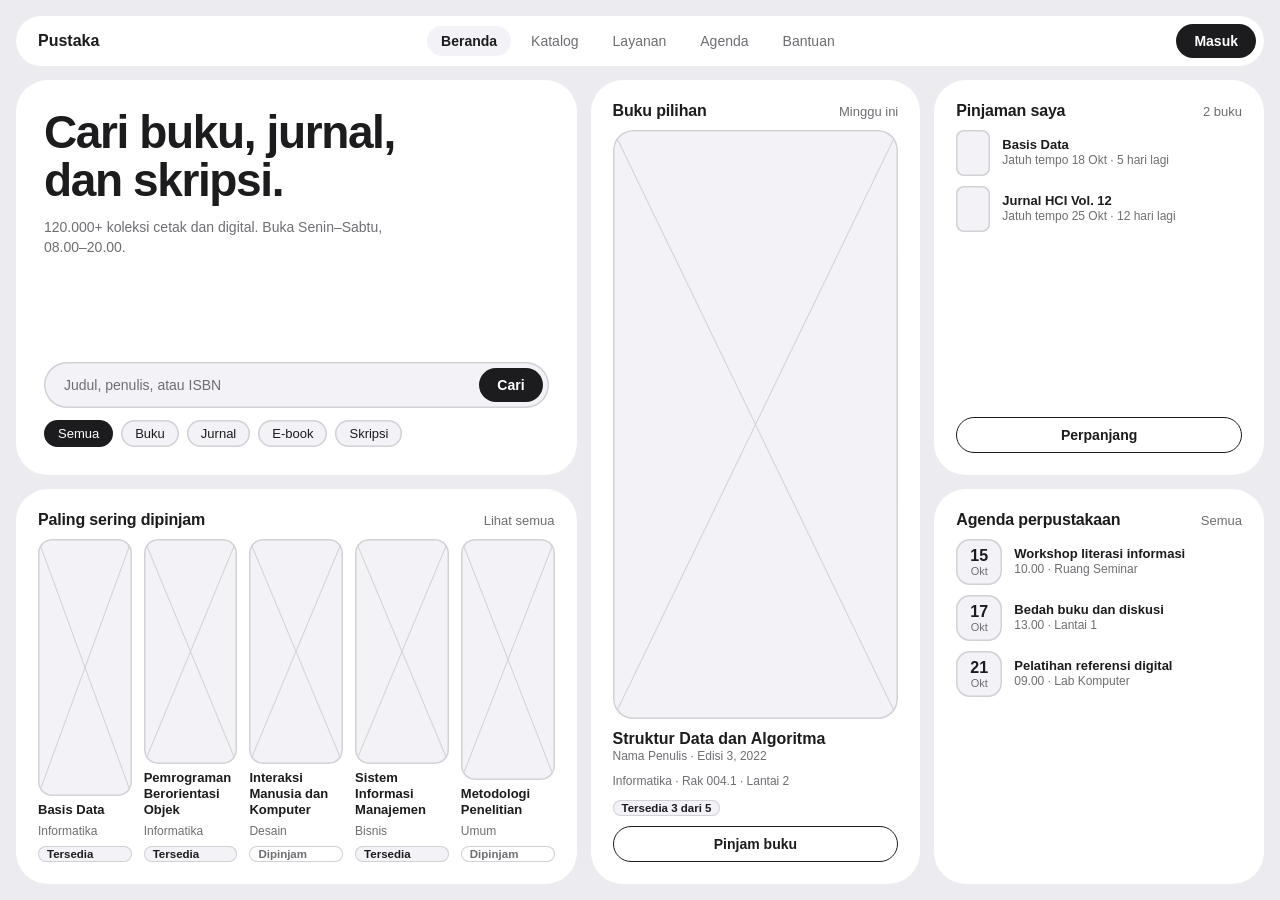
<file: index.html>
<!DOCTYPE html>
<html lang="id">
<head>
<meta charset="UTF-8">
<meta name="viewport" content="width=device-width, initial-scale=1, viewport-fit=cover">
<title>Wireframe Perpustakaan</title>
<link rel="stylesheet" href="style.css">

</head>
<body>

  <nav>
    Pustaka
    <div class="links"><span class="on">Beranda</span><span>Katalog</span><span>Layanan</span><span>Agenda</span><span>Bantuan</span></div>
    <div class="btn">Masuk</div>
  </nav>

  <main class="bento">

    <!-- Hero -->
    <section class="card hero">
      <div style="display:flex;flex-direction:column;gap:12px">
        <h1>Cari buku, jurnal, dan skripsi.</h1>
        <p class="sub">120.000+ koleksi cetak dan digital. Buka Senin–Sabtu, 08.00–20.00.</p>
      </div>
      <div style="display:flex;flex-direction:column;gap:12px">
        <div class="search"><span>Judul, penulis, atau ISBN</span><div class="btn">Cari</div></div>
        <div class="chips"><span class="chip on">Semua</span><span class="chip">Buku</span><span class="chip">Jurnal</span><span class="chip">E-book</span><span class="chip">Skripsi</span></div>
      </div>
    </section>

    <!-- Buku pilihan -->
    <section class="card feat">
      <div class="head"><h2>Buku pilihan</h2><a>Minggu ini</a></div>
      <div class="ph"></div>
      <div>
        <div class="t" style="font-size:16px">Struktur Data dan Algoritma</div>
        <div class="m">Nama Penulis · Edisi 3, 2022</div>
      </div>
      <div class="m">Informatika · Rak 004.1 · Lantai 2</div>
      <div style="display:flex;align-items:center;gap:10px"><span class="ok">Tersedia 3 dari 5</span></div>
      <div class="btn line">Pinjam buku</div>
    </section>

    <!-- Populer -->
    <section class="card pop">
      <div class="head"><h2>Paling sering dipinjam</h2><a>Lihat semua</a></div>
      <div class="shelf">
        <div><div class="ph"></div><div class="t">Basis Data</div><div class="m">Informatika</div><span class="ok">Tersedia</span></div>
        <div><div class="ph"></div><div class="t">Pemrograman Berorientasi Objek</div><div class="m">Informatika</div><span class="ok">Tersedia</span></div>
        <div><div class="ph"></div><div class="t">Interaksi Manusia dan Komputer</div><div class="m">Desain</div><span class="ok no">Dipinjam</span></div>
        <div><div class="ph"></div><div class="t">Sistem Informasi Manajemen</div><div class="m">Bisnis</div><span class="ok">Tersedia</span></div>
        <div><div class="ph"></div><div class="t">Metodologi Penelitian</div><div class="m">Umum</div><span class="ok no">Dipinjam</span></div>
      </div>
    </section>

    <!-- Pinjaman -->
    <section class="card loan">
      <div class="head"><h2>Pinjaman saya</h2><a>2 buku</a></div>
      <div class="list">
        <div class="item"><div class="cov"></div><div><div class="t">Basis Data</div><div class="m">Jatuh tempo 18 Okt · 5 hari lagi</div></div></div>
        <div class="item"><div class="cov"></div><div><div class="t">Jurnal HCI Vol. 12</div><div class="m">Jatuh tempo 25 Okt · 12 hari lagi</div></div></div>
      </div>
      <div class="btn line sp">Perpanjang</div>
    </section>

    <!-- Agenda -->
    <section class="card agenda">
      <div class="head"><h2>Agenda perpustakaan</h2><a>Semua</a></div>
      <div class="list">
        <div class="item"><div class="dot"><b>15</b>Okt</div><div><div class="t">Workshop literasi informasi</div><div class="m">10.00 · Ruang Seminar</div></div></div>
        <div class="item"><div class="dot"><b>17</b>Okt</div><div><div class="t">Bedah buku dan diskusi</div><div class="m">13.00 · Lantai 1</div></div></div>
        <div class="item"><div class="dot"><b>21</b>Okt</div><div><div class="t">Pelatihan referensi digital</div><div class="m">09.00 · Lab Komputer</div></div></div>
      </div>
    </section>

  </main>
</body>
</html>
</file>
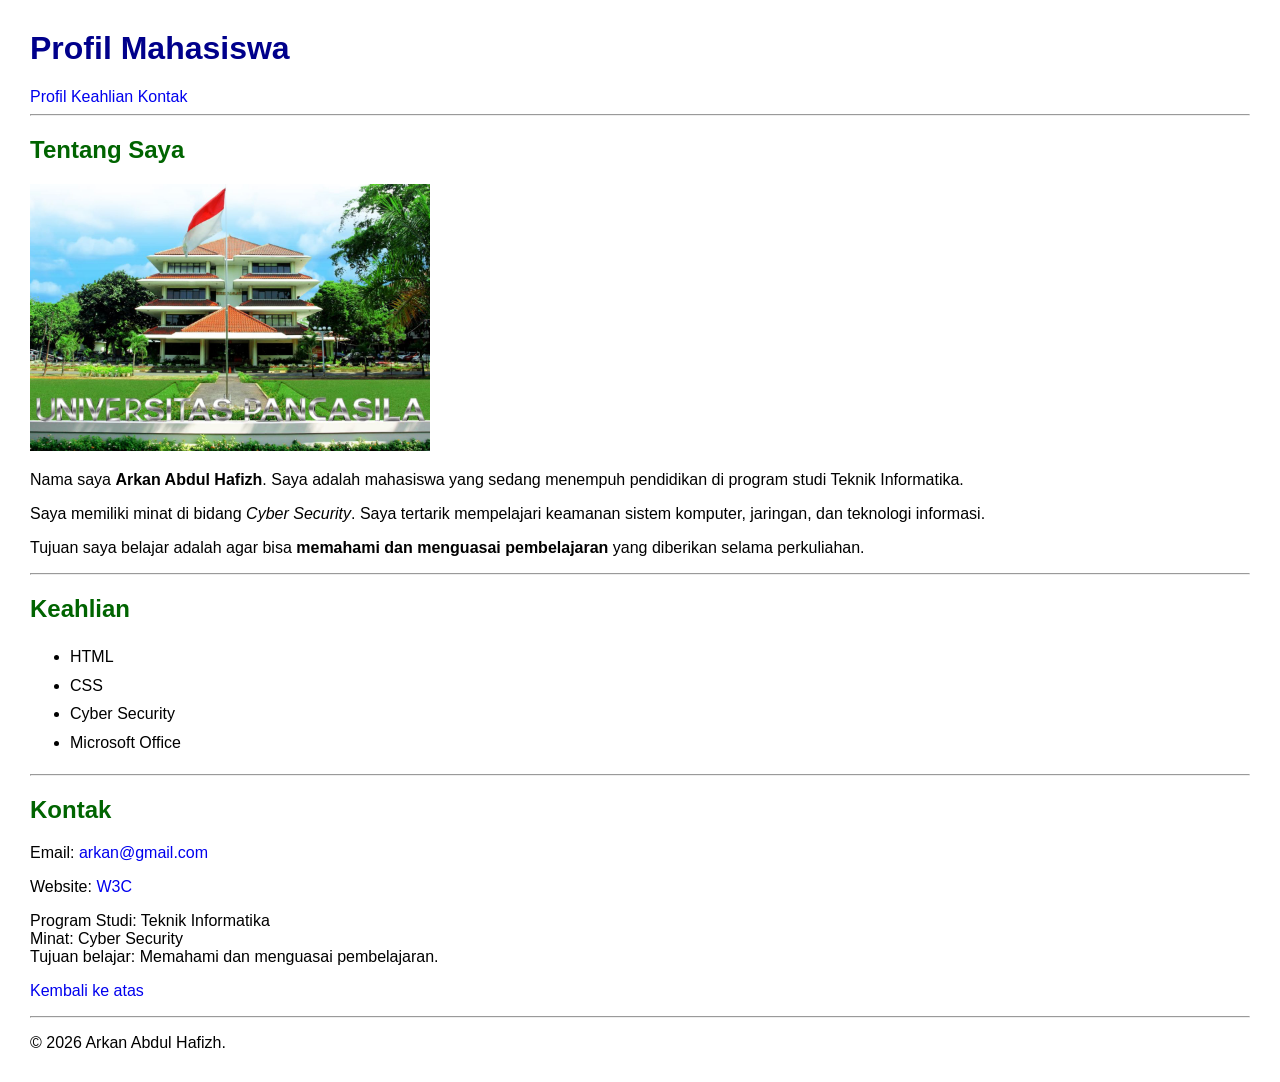
<file: Prak1/index.html>
<!DOCTYPE html>
<html lang="id">

<head>
    <meta charset="UTF-8">
    <meta name="viewport" content="width=device-width, initial-scale=1.0">

    <title>Profil Mahasiswa</title>

    <link rel="stylesheet" href="css/style.css">
</head>

<body>

    <!-- Bagian judul halaman -->
    <header id="beranda">

        <h1>Profil Mahasiswa</h1>

        <nav>
            <a href="#profil">Profil</a>
            <a href="#keahlian">Keahlian</a>
            <a href="#kontak">Kontak</a>
        </nav>

    </header>

    <hr>

    <!-- Bagian profil -->
    <section id="profil">

        <h2>Tentang Saya</h2>

        <img
            src="images/profil.jpg"
            alt="Foto profil mahasiswa"
            width="400"
            title="Foto Profil Mahasiswa">

        <p>Nama saya <strong>Arkan Abdul Hafizh</strong>.
            Saya adalah mahasiswa yang sedang menempuh pendidikan
            di program studi Teknik Informatika.</p>
            

        <p>Saya memiliki minat di bidang <em>Cyber Security</em>.
            Saya tertarik mempelajari keamanan sistem komputer,
            jaringan, dan teknologi informasi.</p>
            

        <p> Tujuan saya belajar adalah agar bisa
            <strong>memahami dan menguasai pembelajaran</strong>
            yang diberikan selama perkuliahan.</p>
           

    </section>

    <hr>

    <!-- Daftar keahlian -->
    <section id="keahlian">

        <h2>Keahlian</h2>

        <ul class="daftar-keahlian">
            <li>HTML</li>
            <li>CSS</li>
            <li>Cyber Security</li>
            <li>Microsoft Office</li></ul>

    </section>

    <hr>

    <!-- Bagian kontak -->
    <section id="kontak">

        <h2>Kontak</h2>

        <p>
            Email:
            <a href="mailto:arkan@gmail.com">
                arkan@gmail.com
            </a>
        </p>

        <p>
            Website:
            <a
                href="https://www.w3.org/"
                target="_blank"
                title="Kunjungi website W3C"
            >
                W3C
            </a>
        </p>

        <p>
            Program Studi: Teknik Informatika<br>
            Minat: Cyber Security<br>
            Tujuan belajar: Memahami dan menguasai pembelajaran.
        </p>

        <p>
            <a href="#beranda">
                Kembali ke atas
            </a>
        </p>

    </section>

    <hr>

    <!-- Bagian hak cipta -->
    <footer>

        <p>
            &copy; 2026 Arkan Abdul Hafizh.
        </p>

    </footer>

</body>

</html>
</file>
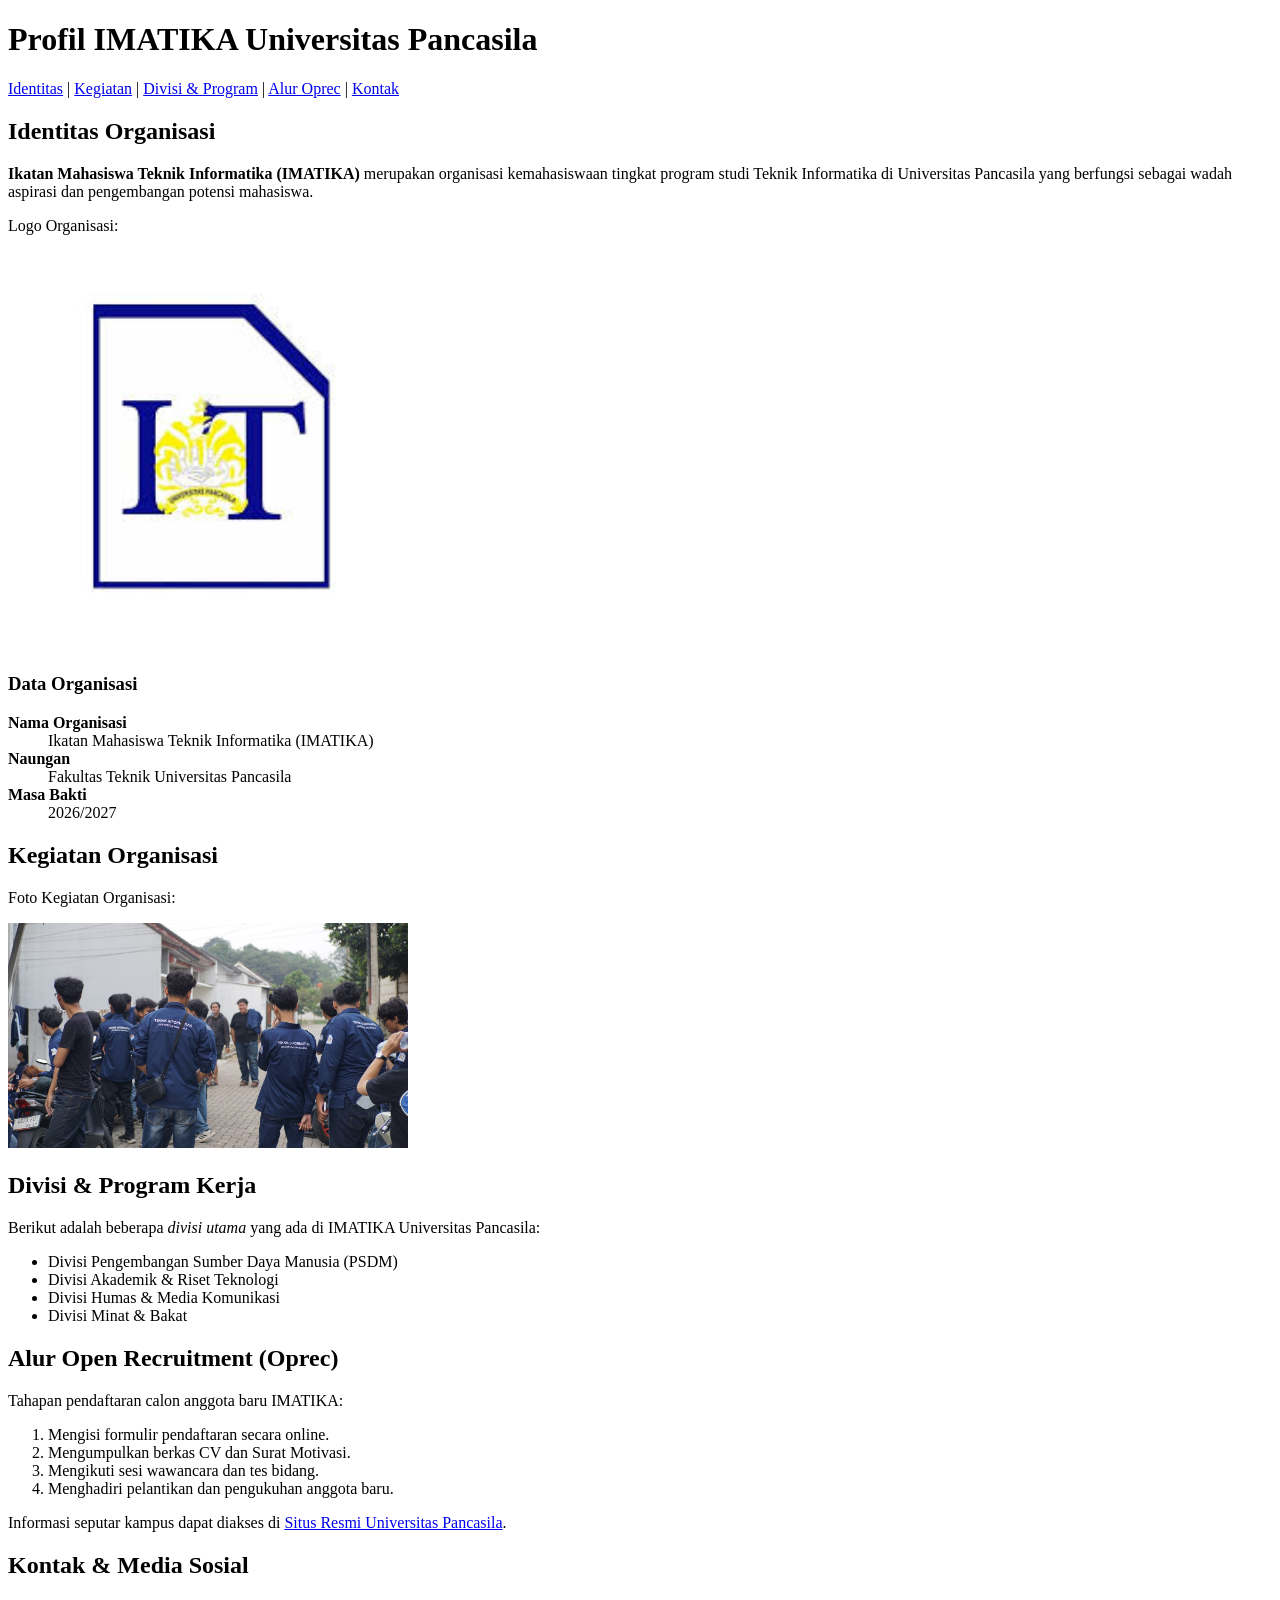
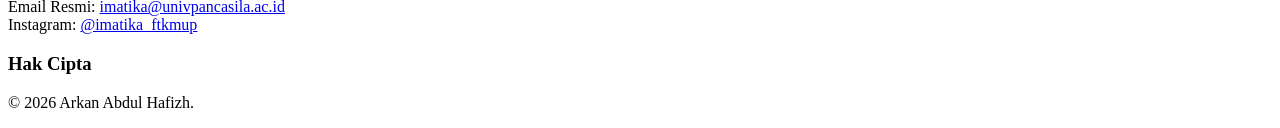
<file: Prak2/index.html>
<!DOCTYPE html>
<html lang="id">
<head>
    <meta charset="UTF-8">
    <meta name="viewport" content="width=device-width, initial-scale=1.0">
    <title>Profil IMATIKA Universitas Pancasila</title>
</head>
<body>

    <h1>Profil IMATIKA Universitas Pancasila</h1>

    <p>
        <a href="#identitas">Identitas</a> | 
        <a href="#kegiatan">Kegiatan</a> | 
        <a href="#divisi">Divisi &amp; Program</a> | 
        <a href="#pendaftaran">Alur Oprec</a> | 
        <a href="#kontak">Kontak</a>
    </p>

    <h2 id="identitas">Identitas Organisasi</h2>
    <p><strong>Ikatan Mahasiswa Teknik Informatika (IMATIKA)</strong> merupakan organisasi kemahasiswaan tingkat program studi Teknik Informatika di Universitas Pancasila yang berfungsi sebagai wadah aspirasi dan pengembangan potensi mahasiswa.</p>

    <p>Logo Organisasi:</p>
    <img src="images/logo-imatika.jpeg" alt="Logo Ikatan Mahasiswa Teknik Informatika Universitas Pancasila" width="400">

    <h3>Data Organisasi</h3>
    <dl>
        <dt><strong>Nama Organisasi</strong></dt>
        <dd>Ikatan Mahasiswa Teknik Informatika (IMATIKA)</dd>
        <dt><strong>Naungan</strong></dt>
        <dd>Fakultas Teknik Universitas Pancasila</dd>
        <dt><strong>Masa Bakti</strong></dt>
        <dd>2026/2027</dd>
    </dl>

    <h2 id="kegiatan">Kegiatan Organisasi</h2>
    <p>Foto Kegiatan Organisasi:</p>
    <img src="images/kegiatan-imatika.jpeg" alt="Suasana kegiatan rapat anggota IMATIKA Universitas Pancasila" width="400">

    <h2 id="divisi">Divisi &amp; Program Kerja</h2>
    <p>Berikut adalah beberapa <em>divisi utama</em> yang ada di IMATIKA Universitas Pancasila:</p>

    <ul>
        <li>Divisi Pengembangan Sumber Daya Manusia (PSDM)</li>
        <li>Divisi Akademik &amp; Riset Teknologi</li>
        <li>Divisi Humas &amp; Media Komunikasi</li>
        <li>Divisi Minat &amp; Bakat</li>
    </ul>

    <h2 id="pendaftaran">Alur Open Recruitment (Oprec)</h2>
    <p>Tahapan pendaftaran calon anggota baru IMATIKA:</p>

    <ol>
        <li>Mengisi formulir pendaftaran secara online.</li>
        <li>Mengumpulkan berkas CV dan Surat Motivasi.</li>
        <li>Mengikuti sesi wawancara dan tes bidang.</li>
        <li>Menghadiri pelantikan dan pengukuhan anggota baru.</li>
    </ol>

    <p>Informasi seputar kampus dapat diakses di <a href="https://univpancasila.ac.id" target="_blank" rel="noopener noreferrer">Situs Resmi Universitas Pancasila</a>.</p>

    <h2 id="kontak">Kontak &amp; Media Sosial</h2>
    <p>
        Email Resmi: <a href="mailto:imatika@univpancasila.ac.id">imatika@univpancasila.ac.id</a><br>
        Instagram: <a href="https://instagram.com/imatika_ftkmup" target="_blank" rel="noopener noreferrer">@imatika_ftkmup</a>
    </p>

    <h3>Hak Cipta</h3>
    <p>&copy; 2026 Arkan Abdul Hafizh.</p>

</body>
</html>
</file>
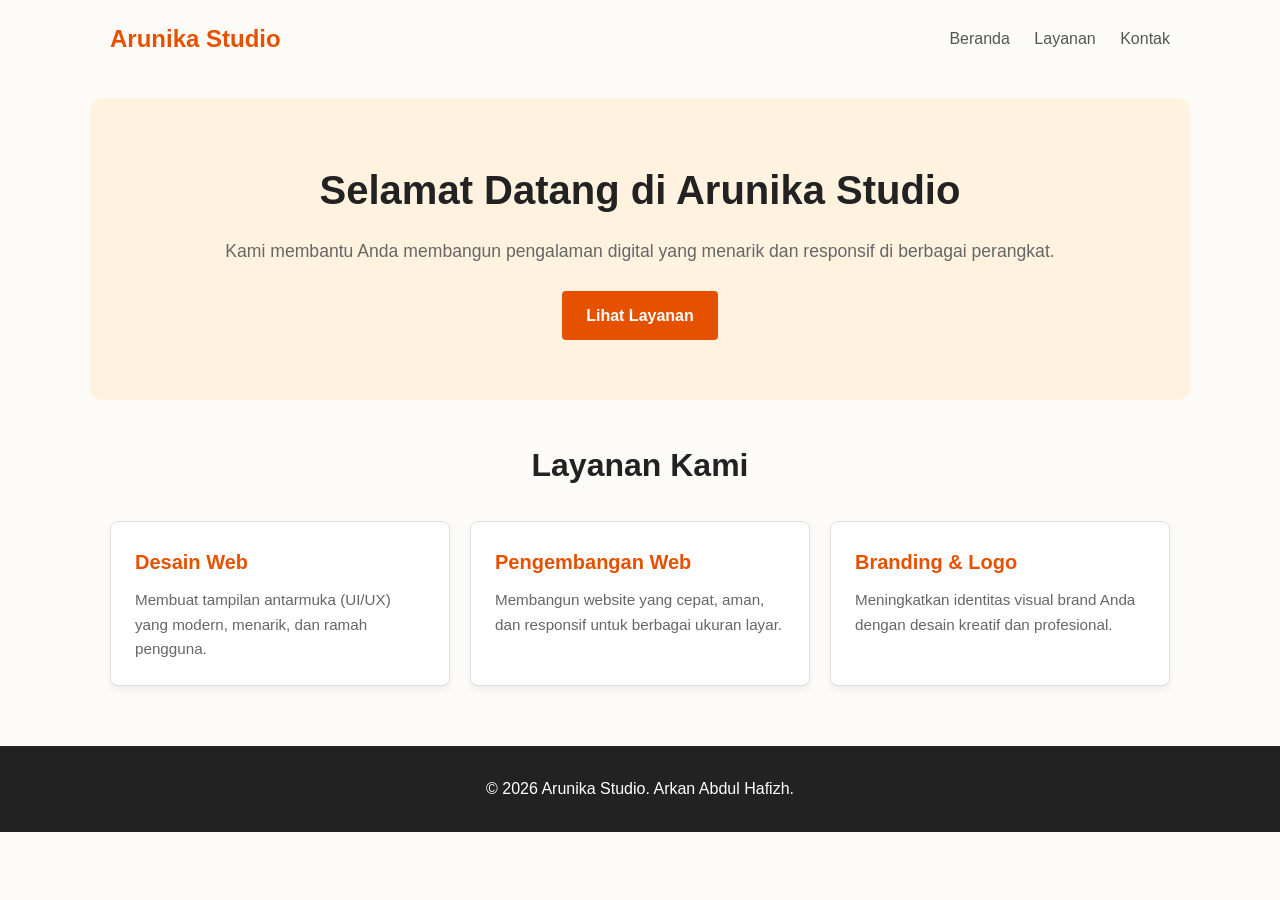
<file: Prak4/index.html>
<!DOCTYPE html>
<html lang="id">
<head>
    <meta charset="UTF-8">
    <meta name="viewport" content="width=device-width, initial-scale=1.0">
    <title>Arunika Studio - Landing Page</title>
    <!-- Menghubungkan file CSS eksternal -->
    <link rel="stylesheet" href="style.css">
</head>
<body>

    <!-- Header / Navigasi -->
    <header class="header container">
        <div class="logo">Arunika Studio</div>
        <nav class="nav">
            <a href="#hero">Beranda</a>
            <a href="#services">Layanan</a>
            <a href="#footer">Kontak</a>
        </nav>
    </header>

    <!-- Hero Section -->
    <section id="hero" class="hero container">
        <div class="hero-content">
            <h1 class="title">Selamat Datang di Arunika Studio</h1>
            <p class="subtitle">Kami membantu Anda membangun pengalaman digital yang menarik dan responsif di berbagai perangkat.</p>
            <a href="#services" class="btn btn-primary">Lihat Layanan</a>
        </div>
    </section>

    <!-- Layanan Section (3 Card Layout) -->
    <section id="services" class="services container">
        <h2 class="section-title text-center">Layanan Kami</h2>
        
        <div class="card-grid">
            <!-- Card 1 -->
            <div class="card card-custom">
                <h3 class="card-title">Desain Web</h3>
                <p class="card-text">Membuat tampilan antarmuka (UI/UX) yang modern, menarik, dan ramah pengguna.</p>
            </div>

            <!-- Card 2 -->
            <div class="card card-custom">
                <h3 class="card-title">Pengembangan Web</h3>
                <p class="card-text">Membangun website yang cepat, aman, dan responsif untuk berbagai ukuran layar.</p>
            </div>

            <!-- Card 3 -->
            <div class="card card-custom">
                <h3 class="card-title">Branding & Logo</h3>
                <p class="card-text">Meningkatkan identitas visual brand Anda dengan desain kreatif dan profesional.</p>
            </div>
        </div>
    </section>

    <!-- Footer -->
    <footer id="footer" class="footer text-center">
        <div class="container">
            <p>&copy; 2026 Arunika Studio. Arkan Abdul Hafizh.</p>
        </div>
    </footer>

</body>
</html>
</file>
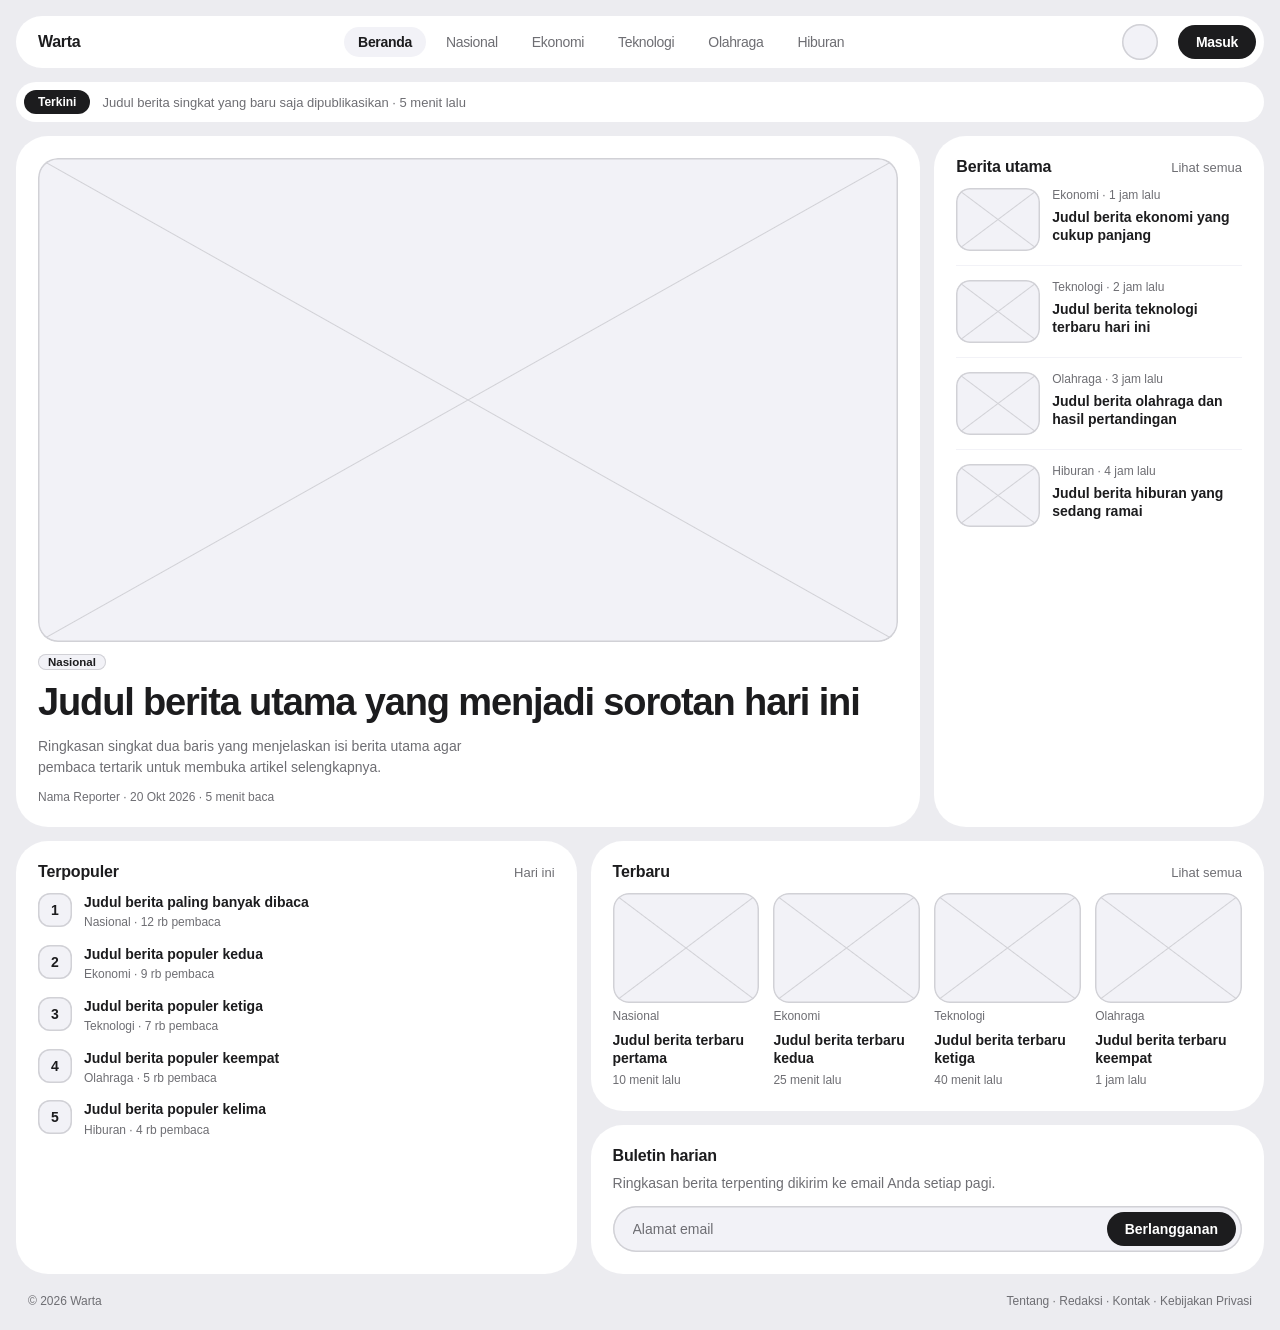
<file: Prak5/index.html>
<!doctype html>
<html lang="id">
  <head>
    <meta charset="UTF-8" />
    <meta
      name="viewport"
      content="width=device-width, initial-scale=1, viewport-fit=cover"
    />
    <title>Wireframe Portal Berita</title>
    <link rel="stylesheet" href="style.css" />
  </head>
  <body>
    <nav>
      Warta
      <div class="links">
        <span class="on">Beranda</span><span>Nasional</span
        ><span>Ekonomi</span><span>Teknologi</span><span>Olahraga</span
        ><span>Hiburan</span>
      </div>
      <div class="icon"></div>
      <div class="btn">Masuk</div>
    </nav>

    <!-- Kategori (mobile / tablet) -->
    <div class="cats">
      <span class="chip on">Beranda</span><span class="chip">Nasional</span
      ><span class="chip">Ekonomi</span><span class="chip">Teknologi</span
      ><span class="chip">Olahraga</span><span class="chip">Hiburan</span
      ><span class="chip">Opini</span>
    </div>

    <div class="ticker">
      <div class="btn">Terkini</div>
      <span>Judul berita singkat yang baru saja dipublikasikan · 5 menit lalu</span>
    </div>

    <main class="bento">
      <!-- Headline -->
      <section class="card hero">
        <div class="ph wide"></div>
        <span class="tag">Nasional</span>
        <h1>Judul berita utama yang menjadi sorotan hari ini</h1>
        <p class="sub">
          Ringkasan singkat dua baris yang menjelaskan isi berita utama agar
          pembaca tertarik untuk membuka artikel selengkapnya.
        </p>
        <div class="m">Nama Reporter · 20 Okt 2026 · 5 menit baca</div>
      </section>

      <!-- Berita utama -->
      <section class="card feat">
        <div class="head">
          <h2>Berita utama</h2>
          <a>Lihat semua</a>
        </div>
        <div class="list">
          <div class="item">
            <div class="ph thumb"></div>
            <div>
              <span class="m">Ekonomi · 1 jam lalu</span>
              <div class="t">Judul berita ekonomi yang cukup panjang</div>
            </div>
          </div>
          <div class="divider"></div>
          <div class="item">
            <div class="ph thumb"></div>
            <div>
              <span class="m">Teknologi · 2 jam lalu</span>
              <div class="t">Judul berita teknologi terbaru hari ini</div>
            </div>
          </div>
          <div class="divider"></div>
          <div class="item">
            <div class="ph thumb"></div>
            <div>
              <span class="m">Olahraga · 3 jam lalu</span>
              <div class="t">Judul berita olahraga dan hasil pertandingan</div>
            </div>
          </div>
          <div class="divider"></div>
          <div class="item">
            <div class="ph thumb"></div>
            <div>
              <span class="m">Hiburan · 4 jam lalu</span>
              <div class="t">Judul berita hiburan yang sedang ramai</div>
            </div>
          </div>
        </div>
      </section>

      <!-- Terpopuler -->
      <section class="card pop">
        <div class="head">
          <h2>Terpopuler</h2>
          <a>Hari ini</a>
        </div>
        <div class="list">
          <div class="item">
            <div class="rank">1</div>
            <div>
              <div class="t">Judul berita paling banyak dibaca</div>
              <div class="m">Nasional · 12 rb pembaca</div>
            </div>
          </div>
          <div class="item">
            <div class="rank">2</div>
            <div>
              <div class="t">Judul berita populer kedua</div>
              <div class="m">Ekonomi · 9 rb pembaca</div>
            </div>
          </div>
          <div class="item">
            <div class="rank">3</div>
            <div>
              <div class="t">Judul berita populer ketiga</div>
              <div class="m">Teknologi · 7 rb pembaca</div>
            </div>
          </div>
          <div class="item">
            <div class="rank">4</div>
            <div>
              <div class="t">Judul berita populer keempat</div>
              <div class="m">Olahraga · 5 rb pembaca</div>
            </div>
          </div>
          <div class="item">
            <div class="rank">5</div>
            <div>
              <div class="t">Judul berita populer kelima</div>
              <div class="m">Hiburan · 4 rb pembaca</div>
            </div>
          </div>
        </div>
      </section>

      <!-- Terbaru -->
      <section class="card latest">
        <div class="head">
          <h2>Terbaru</h2>
          <a>Lihat semua</a>
        </div>
        <div class="grid4">
          <div>
            <div class="ph"></div>
            <span class="m">Nasional</span>
            <div class="t">Judul berita terbaru pertama</div>
            <div class="m">10 menit lalu</div>
          </div>
          <div>
            <div class="ph"></div>
            <span class="m">Ekonomi</span>
            <div class="t">Judul berita terbaru kedua</div>
            <div class="m">25 menit lalu</div>
          </div>
          <div>
            <div class="ph"></div>
            <span class="m">Teknologi</span>
            <div class="t">Judul berita terbaru ketiga</div>
            <div class="m">40 menit lalu</div>
          </div>
          <div>
            <div class="ph"></div>
            <span class="m">Olahraga</span>
            <div class="t">Judul berita terbaru keempat</div>
            <div class="m">1 jam lalu</div>
          </div>
        </div>
      </section>

      <!-- Newsletter -->
      <section class="card news">
        <div style="display: flex; flex-direction: column; gap: 8px">
          <h2>Buletin harian</h2>
          <p class="sub">
            Ringkasan berita terpenting dikirim ke email Anda setiap pagi.
          </p>
        </div>
        <div class="field">
          <span>Alamat email</span>
          <div class="btn">Berlangganan</div>
        </div>
      </section>
    </main>

    <footer>
      <span>© 2026 Warta</span>
      <span>Tentang · Redaksi · Kontak · Kebijakan Privasi</span>
    </footer>
  </body>
</html>
</file>
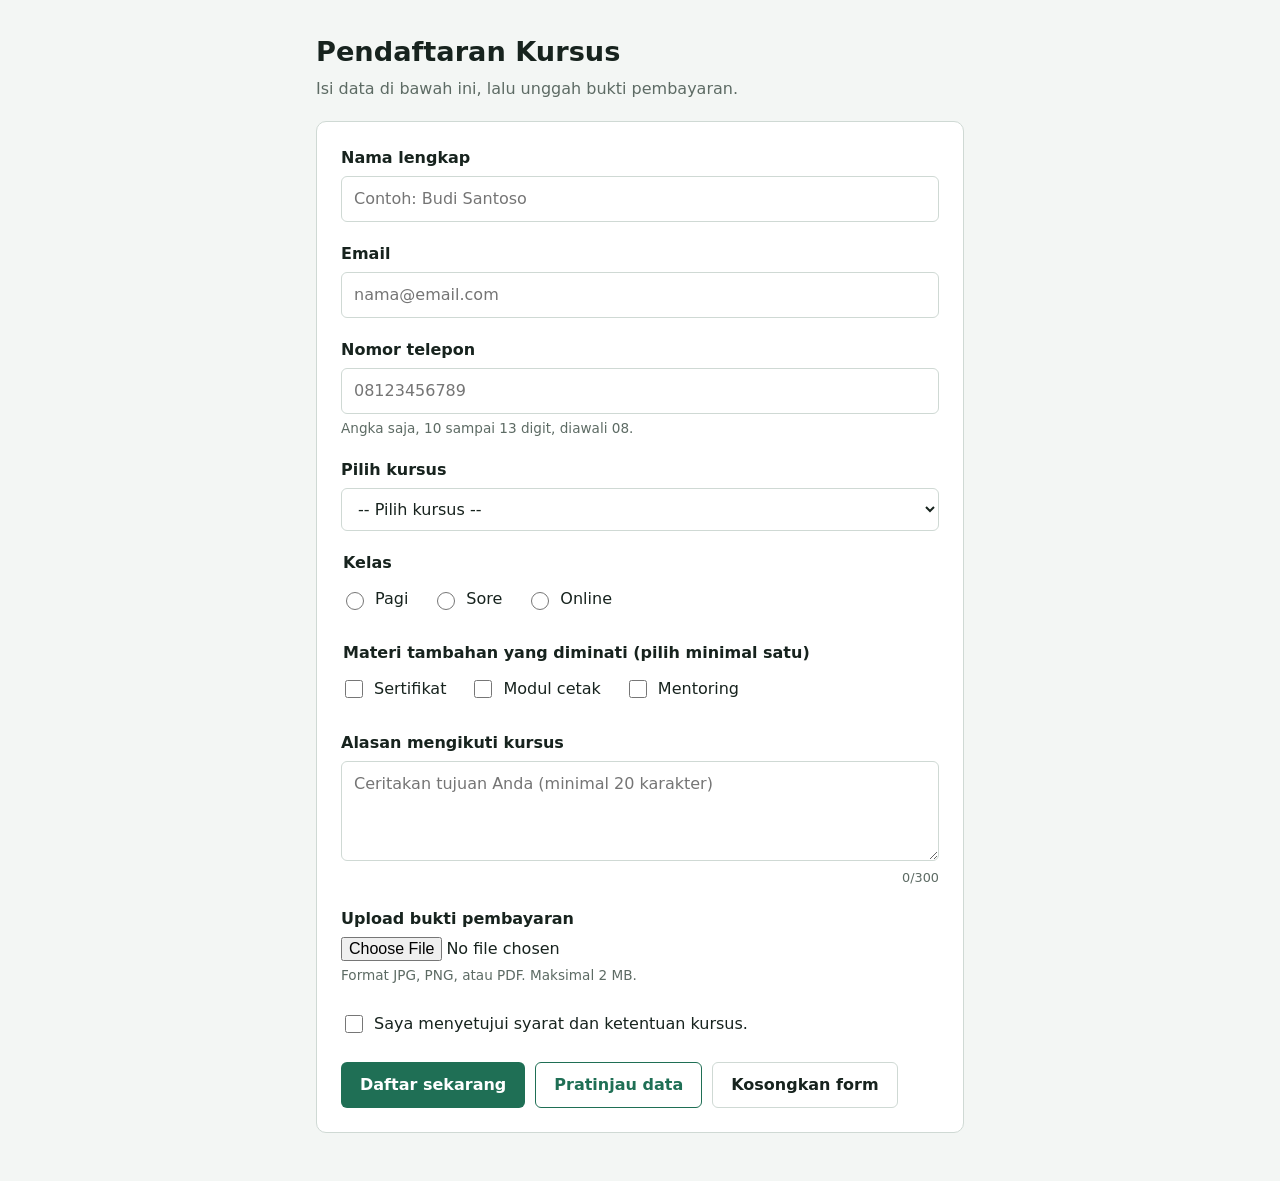
<file: Prak8/index.html>
<!DOCTYPE html>
<html lang="id">
<head>
<meta charset="UTF-8">
<meta name="viewport" content="width=device-width, initial-scale=1">
<title>Form Pendaftaran Kursus</title>
<style>
:root {
  --bg: #f3f6f4;
  --surface: #ffffff;
  --ink: #17231e;
  --muted: #5d6b64;
  --line: #cfd9d4;
  --accent: #1f6f55;
  --accent-dark: #17543f;
  --error: #b3261e;
  --error-bg: #fdecea;
  --ok-bg: #e6f4ee;
}
* { box-sizing: border-box; }
body {
  margin: 0;
  font-family: "Segoe UI", system-ui, -apple-system, Arial, sans-serif;
  background: var(--bg);
  color: var(--ink);
  line-height: 1.5;
}
.wrap { max-width: 680px; margin: 0 auto; padding: 24px 16px 48px; }
h1 { font-size: 1.7rem; margin: 8px 0 4px; }
.lead { color: var(--muted); margin: 0 0 20px; }
form {
  background: var(--surface);
  border: 1px solid var(--line);
  border-radius: 10px;
  padding: 24px;
}
.field { margin-bottom: 20px; }
label, legend { font-weight: 600; display: block; margin-bottom: 6px; }
fieldset { border: 0; padding: 0; margin: 0 0 20px; }
.hint { font-size: .85rem; color: var(--muted); margin-top: 4px; }
input[type="text"], input[type="email"], input[type="tel"], select, textarea {
  width: 100%;
  padding: 10px 12px;
  font: inherit;
  border: 1px solid var(--line);
  border-radius: 6px;
  background: #fff;
  color: var(--ink);
}
input[type="file"] { width: 100%; font: inherit; }
textarea { min-height: 100px; resize: vertical; }
:focus-visible { outline: 3px solid #7bbfa5; outline-offset: 2px; }
.choice { display: flex; align-items: center; gap: 8px; margin: 6px 0; font-weight: 400; }
.choice input { width: 18px; height: 18px; accent-color: var(--accent); }
.group { display: flex; flex-wrap: wrap; gap: 4px 24px; }
.error-msg { color: var(--error); font-size: .85rem; margin-top: 4px; min-height: 0; }
.invalid { border-color: var(--error) !important; background: var(--error-bg); }
.counter { text-align: right; font-size: .8rem; color: var(--muted); }
.actions { display: flex; flex-wrap: wrap; gap: 10px; margin-top: 8px; }
button {
  font: inherit; font-weight: 600; cursor: pointer;
  padding: 10px 18px; border-radius: 6px; border: 1px solid transparent;
}
.btn-submit { background: var(--accent); color: #fff; }
.btn-submit:hover { background: var(--accent-dark); }
.btn-reset { background: #fff; color: var(--ink); border-color: var(--line); }
.btn-reset:hover { background: #eef2f0; }
.btn-preview { background: #fff; color: var(--accent); border-color: var(--accent); }
.btn-preview:hover { background: var(--ok-bg); }
#summary { margin-bottom: 16px; padding: 12px 16px; border-radius: 6px; display: none; }
#summary.show { display: block; }
#summary.err { background: var(--error-bg); color: var(--error); border: 1px solid var(--error); }
#summary.ok { background: var(--ok-bg); color: var(--accent-dark); border: 1px solid var(--accent); }
#summary ul { margin: 6px 0 0 18px; padding: 0; }
#preview { margin-top: 16px; padding: 14px 16px; background: #fff; border: 1px dashed var(--accent); border-radius: 6px; display: none; }
#preview.show { display: block; }
#preview dt { font-weight: 600; }
#preview dd { margin: 0 0 8px; }
@media (max-width: 480px) {
  form { padding: 16px; }
  .actions button { width: 100%; }
}

</style>
</head>
<body>
<main class="wrap">
  <h1>Pendaftaran Kursus</h1>
  <p class="lead">Isi data di bawah ini, lalu unggah bukti pembayaran.</p>

  <div id="summary" role="alert" aria-live="polite"></div>

  <form id="formDaftar" novalidate>
    <div class="field">
      <label for="nama">Nama lengkap</label>
      <input type="text" id="nama" name="nama" autocomplete="name" placeholder="Contoh: Budi Santoso">
      <div class="error-msg" id="err-nama"></div>
    </div>

    <div class="field">
      <label for="email">Email</label>
      <input type="email" id="email" name="email" autocomplete="email" placeholder="nama@email.com">
      <div class="error-msg" id="err-email"></div>
    </div>

    <div class="field">
      <label for="telepon">Nomor telepon</label>
      <input type="tel" id="telepon" name="telepon" autocomplete="tel" placeholder="08123456789">
      <div class="hint">Angka saja, 10 sampai 13 digit, diawali 08.</div>
      <div class="error-msg" id="err-telepon"></div>
    </div>

    <div class="field">
      <label for="kursus">Pilih kursus</label>
      <select id="kursus" name="kursus">
        <option value="">-- Pilih kursus --</option>
        <option value="web">Desain Web</option>
        <option value="uiux">UI/UX Design</option>
        <option value="python">Pemrograman Python</option>
        <option value="data">Analisis Data</option>
      </select>
      <div class="error-msg" id="err-kursus"></div>
    </div>

    <fieldset>
      <legend>Kelas</legend>
      <div class="group" id="grp-kelas">
        <label class="choice"><input type="radio" name="kelas" value="Pagi"> Pagi</label>
        <label class="choice"><input type="radio" name="kelas" value="Sore"> Sore</label>
        <label class="choice"><input type="radio" name="kelas" value="Online"> Online</label>
      </div>
      <div class="error-msg" id="err-kelas"></div>
    </fieldset>

    <fieldset>
      <legend>Materi tambahan yang diminati (pilih minimal satu)</legend>
      <div class="group" id="grp-materi">
        <label class="choice"><input type="checkbox" name="materi" value="Sertifikat"> Sertifikat</label>
        <label class="choice"><input type="checkbox" name="materi" value="Modul cetak"> Modul cetak</label>
        <label class="choice"><input type="checkbox" name="materi" value="Mentoring"> Mentoring</label>
      </div>
      <div class="error-msg" id="err-materi"></div>
    </fieldset>

    <div class="field">
      <label for="alasan">Alasan mengikuti kursus</label>
      <textarea id="alasan" name="alasan" maxlength="300" placeholder="Ceritakan tujuan Anda (minimal 20 karakter)"></textarea>
      <div class="counter"><span id="hitung">0</span>/300</div>
      <div class="error-msg" id="err-alasan"></div>
    </div>

    <div class="field">
      <label for="bukti">Upload bukti pembayaran</label>
      <input type="file" id="bukti" name="bukti" accept=".jpg,.jpeg,.png,.pdf">
      <div class="hint">Format JPG, PNG, atau PDF. Maksimal 2 MB.</div>
      <div class="error-msg" id="err-bukti"></div>
    </div>

    <fieldset>
      <label class="choice"><input type="checkbox" id="setuju" name="setuju"> Saya menyetujui syarat dan ketentuan kursus.</label>
      <div class="error-msg" id="err-setuju"></div>
    </fieldset>

    <div class="actions">
      <button type="submit" class="btn-submit">Daftar sekarang</button>
      <button type="button" class="btn-preview" id="btnPreview">Pratinjau data</button>
      <button type="reset" class="btn-reset">Kosongkan form</button>
    </div>

    <div id="preview"></div>
  </form>
</main>

<script>
const form = document.getElementById('formDaftar');
const summary = document.getElementById('summary');
const preview = document.getElementById('preview');
const alasan = document.getElementById('alasan');
const hitung = document.getElementById('hitung');

const MAX_FILE = 2 * 1024 * 1024; // 2 MB
const EXT_OK = ['jpg', 'jpeg', 'png', 'pdf'];

alasan.addEventListener('input', () => { hitung.textContent = alasan.value.length; });

// Setiap fungsi mengembalikan pesan error, atau '' jika valid
const aturan = {
  nama() {
    const v = form.nama.value.trim();
    if (!v) return 'Nama wajib diisi.';
    if (v.length < 3) return 'Nama minimal 3 karakter.';
    if (!/^[A-Za-z\s.'-]+$/.test(v)) return 'Nama hanya boleh berisi huruf dan spasi.';
    return '';
  },
  email() {
    const v = form.email.value.trim();
    if (!v) return 'Email wajib diisi.';
    if (!/^[^\s@]+@[^\s@]+\.[^\s@]{2,}$/.test(v)) return 'Format email tidak valid, contoh: nama@email.com.';
    return '';
  },
  telepon() {
    const v = form.telepon.value.trim();
    if (!v) return 'Nomor telepon wajib diisi.';
    if (!/^\d+$/.test(v)) return 'Nomor telepon hanya boleh berisi angka.';
    if (!/^08\d{8,11}$/.test(v)) return 'Nomor harus diawali 08 dan 10 sampai 13 digit.';
    return '';
  },
  kursus() {
    return form.kursus.value ? '' : 'Pilih salah satu kursus.';
  },
  kelas() {
    return form.querySelector('input[name="kelas"]:checked') ? '' : 'Pilih salah satu kelas.';
  },
  materi() {
    return form.querySelectorAll('input[name="materi"]:checked').length ? '' : 'Pilih minimal satu materi tambahan.';
  },
  alasan() {
    const v = form.alasan.value.trim();
    if (!v) return 'Alasan wajib diisi.';
    if (v.length < 20) return 'Alasan minimal 20 karakter (saat ini ' + v.length + ').';
    return '';
  },
  bukti() {
    const f = form.bukti.files[0];
    if (!f) return 'Bukti pembayaran wajib diunggah.';
    const ext = f.name.split('.').pop().toLowerCase();
    if (!EXT_OK.includes(ext)) return 'Format file harus JPG, PNG, atau PDF.';
    if (f.size > MAX_FILE) return 'Ukuran file maksimal 2 MB.';
    return '';
  },
  setuju() {
    return form.setuju.checked ? '' : 'Anda harus menyetujui syarat dan ketentuan.';
  }
};

const label = {
  nama: 'Nama', email: 'Email', telepon: 'Telepon', kursus: 'Kursus', kelas: 'Kelas',
  materi: 'Materi tambahan', alasan: 'Alasan', bukti: 'Bukti pembayaran', setuju: 'Persetujuan'
};

function tampilError(nama, pesan) {
  document.getElementById('err-' + nama).textContent = pesan;
  const el = form.elements[nama];
  const target = (el && el.length === undefined) ? el : null; // radio/checkbox group tidak diberi border
  if (target) target.classList.toggle('invalid', !!pesan);
  if (target) target.setAttribute('aria-invalid', pesan ? 'true' : 'false');
}

function validasiSemua() {
  const daftar = [];
  Object.keys(aturan).forEach(k => {
    const pesan = aturan[k]();
    tampilError(k, pesan);
    if (pesan) daftar.push({ field: k, pesan });
  });
  return daftar;
}

function tampilRingkasan(daftar) {
  if (daftar.length === 0) {
    summary.className = 'show ok';
    summary.textContent = 'Pendaftaran berhasil. Data Anda sudah memenuhi semua aturan validasi.';
    return;
  }
  summary.className = 'show err';
  summary.innerHTML = '<strong>' + daftar.length + ' isian perlu diperbaiki:</strong><ul>' +
    daftar.map(d => '<li>' + label[d.field] + ': ' + d.pesan + '</li>').join('') + '</ul>';
}

form.addEventListener('submit', e => {
  e.preventDefault();
  preview.classList.remove('show');
  const daftar = validasiSemua();
  tampilRingkasan(daftar);
  window.scrollTo({ top: 0, behavior: 'smooth' });
  if (daftar.length) {
    const pertama = form.elements[daftar[0].field];
    if (pertama && pertama.focus && pertama.length === undefined) pertama.focus();
  }
  // Jika valid, data akan dikirim ke server (fetch/POST). Server tetap harus memvalidasi ulang.
});

// Validasi saat pindah kolom (blur) agar pengguna langsung tahu kesalahannya
['nama', 'email', 'telepon', 'kursus', 'alasan', 'bukti'].forEach(k => {
  form.elements[k].addEventListener('blur', () => tampilError(k, aturan[k]()));
});
form.querySelectorAll('input[name="kelas"]').forEach(r => r.addEventListener('change', () => tampilError('kelas', aturan.kelas())));
form.querySelectorAll('input[name="materi"]').forEach(c => c.addEventListener('change', () => tampilError('materi', aturan.materi())));
form.setuju.addEventListener('change', () => tampilError('setuju', aturan.setuju()));

document.getElementById('btnPreview').addEventListener('click', () => {
  const materi = [...form.querySelectorAll('input[name="materi"]:checked')].map(c => c.value).join(', ') || '-';
  const kelas = (form.querySelector('input[name="kelas"]:checked') || {}).value || '-';
  const f = form.bukti.files[0];
  const esc = s => String(s).replace(/[&<>"']/g, c => ({ '&': '&amp;', '<': '&lt;', '>': '&gt;', '"': '&quot;', "'": '&#39;' }[c]));
  preview.innerHTML = '<dl>' +
    '<dt>Nama</dt><dd>' + esc(form.nama.value || '-') + '</dd>' +
    '<dt>Email</dt><dd>' + esc(form.email.value || '-') + '</dd>' +
    '<dt>Telepon</dt><dd>' + esc(form.telepon.value || '-') + '</dd>' +
    '<dt>Kursus</dt><dd>' + esc(form.kursus.selectedOptions[0].text) + '</dd>' +
    '<dt>Kelas</dt><dd>' + esc(kelas) + '</dd>' +
    '<dt>Materi tambahan</dt><dd>' + esc(materi) + '</dd>' +
    '<dt>Alasan</dt><dd>' + esc(form.alasan.value || '-') + '</dd>' +
    '<dt>Bukti pembayaran</dt><dd>' + (f ? esc(f.name) : '-') + '</dd></dl>';
  preview.classList.add('show');
});

form.addEventListener('reset', () => {
  setTimeout(() => {
    Object.keys(aturan).forEach(k => tampilError(k, ''));
    summary.className = '';
    preview.classList.remove('show');
    hitung.textContent = '0';
  }, 0);
});

</script>
</body>
</html>
</file>
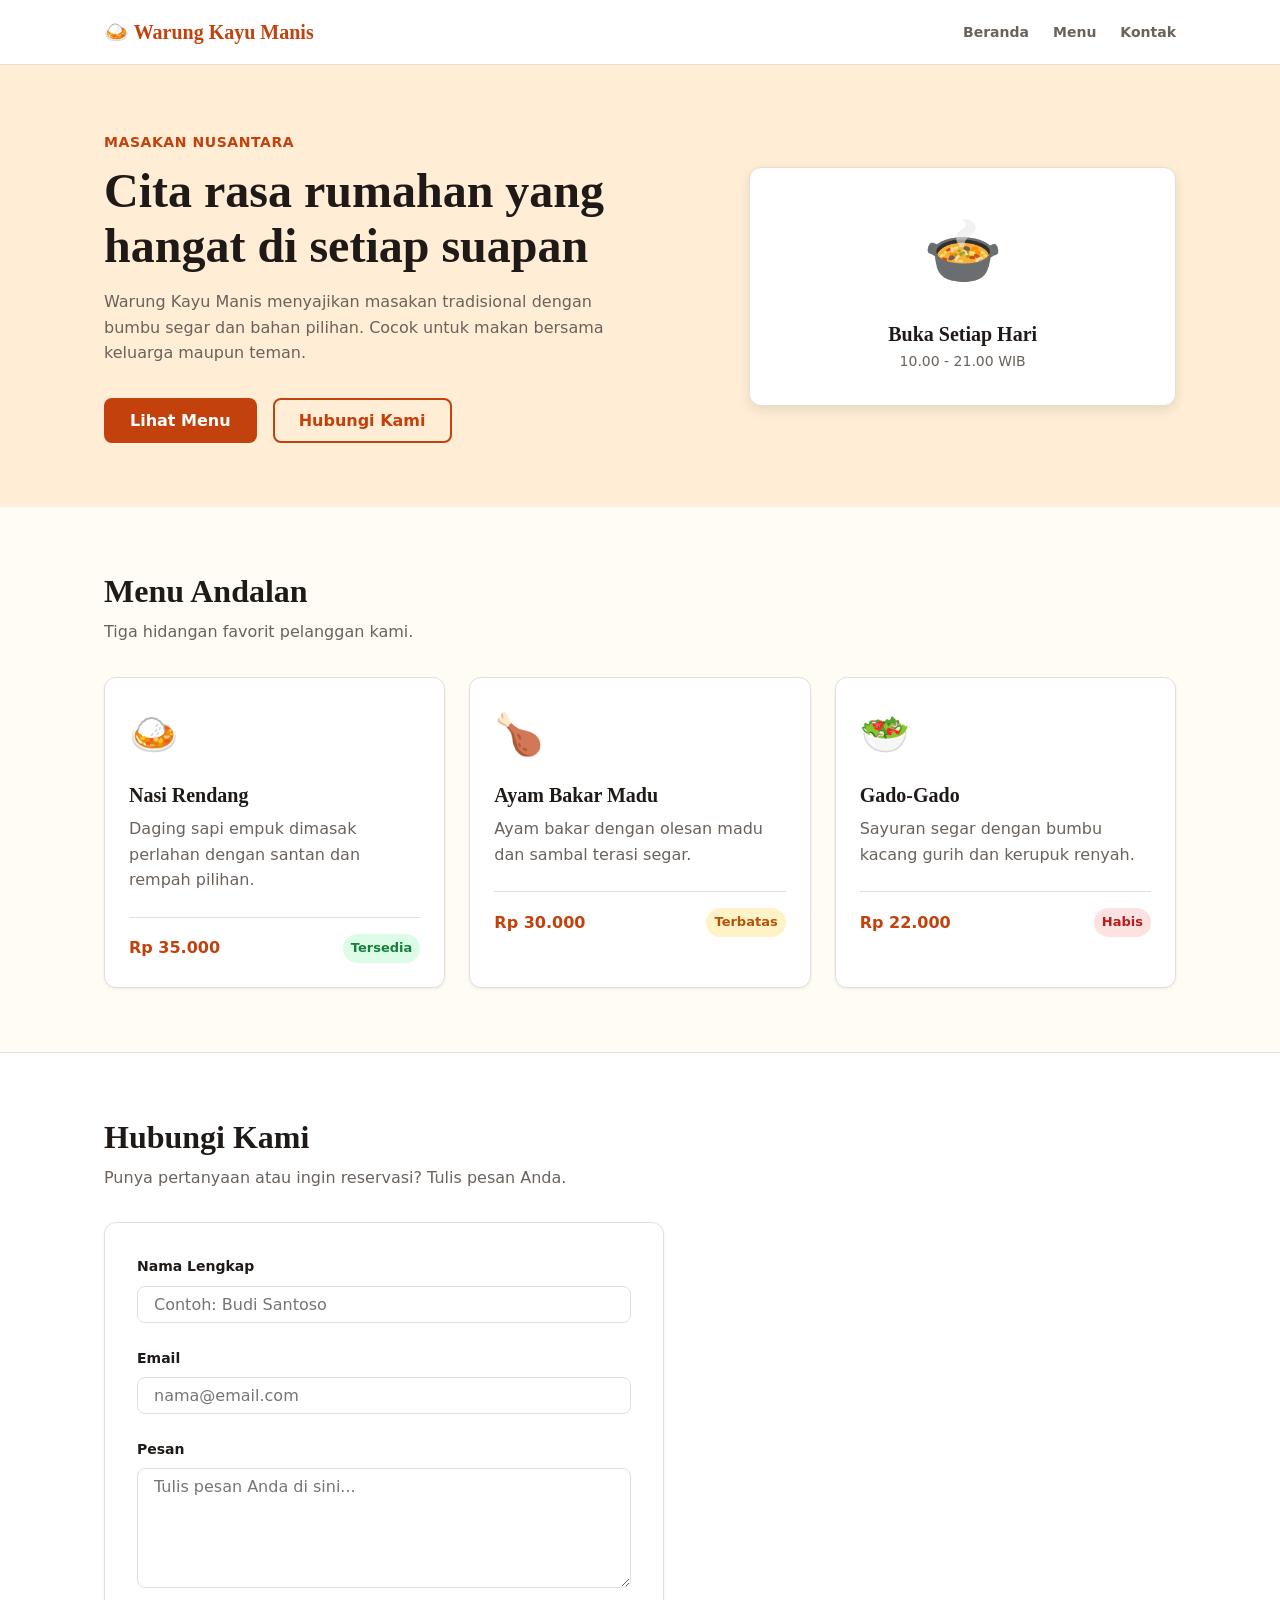
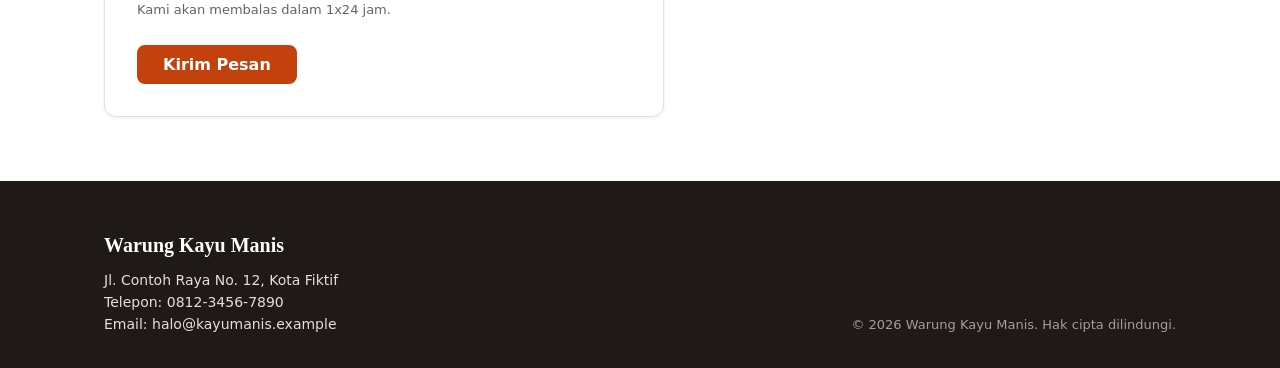
<file: Prak6/Tugas/index.html>
<!DOCTYPE html>
<html lang="id">
<head>
  <meta charset="UTF-8">
  <meta name="viewport" content="width=device-width, initial-scale=1.0">
  <title>Warung Kayu Manis - Profil Restoran</title>
  <link rel="stylesheet" href="style.css">
</head>
<body>

  <!-- NAVBAR -->
  <header class="navbar">
    <nav class="container navbar__inner">
      <a href="#beranda" class="navbar__logo">🍛 Warung Kayu Manis</a>
      <ul class="navbar__menu">
        <li><a href="#beranda">Beranda</a></li>
        <li><a href="#menu">Menu</a></li>
        <li><a href="#kontak">Kontak</a></li>
      </ul>
    </nav>
  </header>

  <main>

    <!-- HERO / HEAD BANNER -->
    <section class="hero" id="beranda">
      <div class="container hero__inner">
        <div class="hero__text">
          <span class="label">Masakan Nusantara</span>
          <h1>Cita rasa rumahan yang hangat di setiap suapan</h1>
          <p class="hero__desc">
            Warung Kayu Manis menyajikan masakan tradisional dengan bumbu
            segar dan bahan pilihan. Cocok untuk makan bersama keluarga
            maupun teman.
          </p>
          <div class="hero__actions">
            <a href="#menu" class="btn btn-primary">Lihat Menu</a>
            <a href="#kontak" class="btn btn-secondary">Hubungi Kami</a>
          </div>
        </div>
        <div class="hero__panel">
          <span class="hero__emoji">🍲</span>
          <p class="hero__panel-title">Buka Setiap Hari</p>
          <p class="hero__panel-text">10.00 - 21.00 WIB</p>
        </div>
      </div>
    </section>

    <!-- SECTION KONTEN: CARD MENU -->
    <section class="section content" id="menu">
      <div class="container">
        <h2>Menu Andalan</h2>
        <p class="section__subtitle">Tiga hidangan favorit pelanggan kami.</p>

        <div class="card-grid">
          <article class="card">
            <div class="card__icon">🍛</div>
            <h3>Nasi Rendang</h3>
            <p>Daging sapi empuk dimasak perlahan dengan santan dan rempah pilihan.</p>
            <div class="card__footer">
              <span class="card__price">Rp 35.000</span>
              <span class="badge badge-success">Tersedia</span>
            </div>
          </article>

          <article class="card">
            <div class="card__icon">🍗</div>
            <h3>Ayam Bakar Madu</h3>
            <p>Ayam bakar dengan olesan madu dan sambal terasi segar.</p>
            <div class="card__footer">
              <span class="card__price">Rp 30.000</span>
              <span class="badge badge-warning">Terbatas</span>
            </div>
          </article>

          <article class="card">
            <div class="card__icon">🥗</div>
            <h3>Gado-Gado</h3>
            <p>Sayuran segar dengan bumbu kacang gurih dan kerupuk renyah.</p>
            <div class="card__footer">
              <span class="card__price">Rp 22.000</span>
              <span class="badge badge-danger">Habis</span>
            </div>
          </article>
        </div>
      </div>
    </section>

    <!-- SECTION FORMULIR KONTAK -->
    <section class="section section--alt" id="kontak">
      <div class="container">
        <h2>Hubungi Kami</h2>
        <p class="section__subtitle">Punya pertanyaan atau ingin reservasi? Tulis pesan Anda.</p>

        <form class="form card" action="#" method="post">
          <div class="form__group">
            <label for="nama">Nama Lengkap</label>
            <input type="text" id="nama" name="nama" placeholder="Contoh: Budi Santoso">
          </div>

          <div class="form__group">
            <label for="email">Email</label>
            <input type="email" id="email" name="email" placeholder="nama@email.com">
          </div>

          <div class="form__group">
            <label for="pesan">Pesan</label>
            <textarea id="pesan" name="pesan" placeholder="Tulis pesan Anda di sini..."></textarea>
            <span class="form__hint">Kami akan membalas dalam 1x24 jam.</span>
          </div>

          <button type="button" class="btn btn-primary">Kirim Pesan</button>
        </form>
      </div>
    </section>

  </main>

  <!-- FOOTER -->
  <footer class="footer">
    <div class="container footer__inner">
      <div>
        <p class="footer__title">Warung Kayu Manis</p>
        <p>Jl. Contoh Raya No. 12, Kota Fiktif</p>
        <p>Telepon: 0812-3456-7890</p>
        <p>Email: halo@kayumanis.example</p>
      </div>
      <p class="footer__copy">&copy; 2026 Warung Kayu Manis. Hak cipta dilindungi.</p>
    </div>
  </footer>

</body>
</html>
</file>
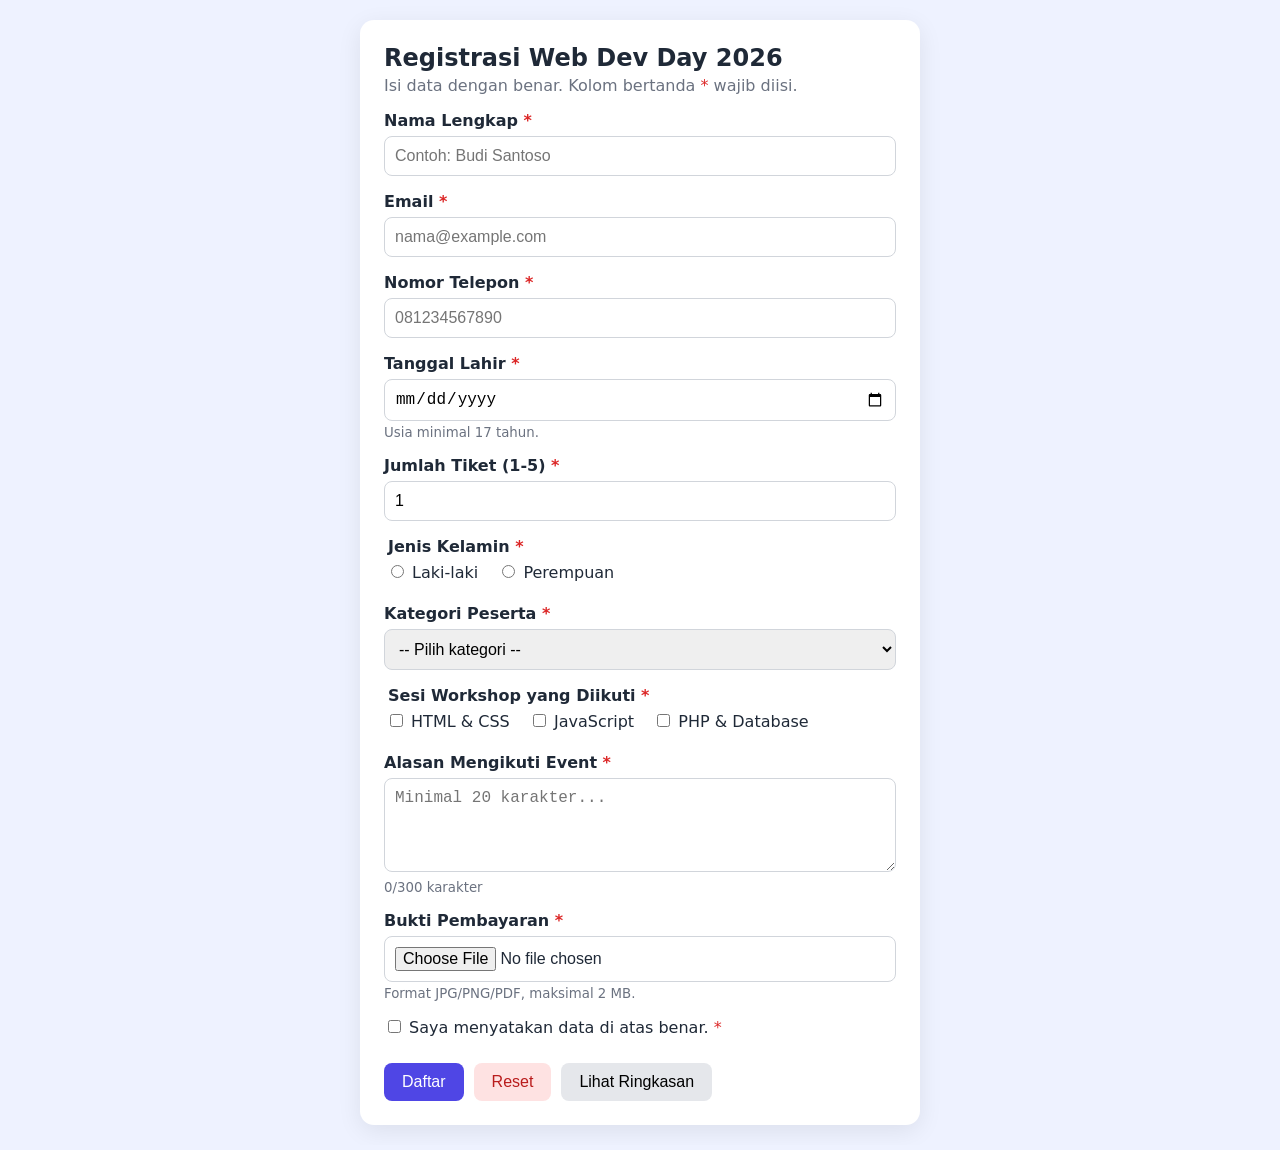
<file: Prak7/registrasi-event/index.html>
<!DOCTYPE html>
<html lang="id">
<head>
  <meta charset="UTF-8">
  <meta name="viewport" content="width=device-width, initial-scale=1.0">
  <title>Registrasi Event - Web Dev Day 2026</title>
  <link rel="stylesheet" href="style.css">
</head>
<body>
  <main class="card">
    <h1>Registrasi Web Dev Day 2026</h1>
    <p class="sub">Isi data dengan benar. Kolom bertanda <span class="req">*</span> wajib diisi.</p>

    <!-- enctype multipart/form-data WAJIB agar file upload ikut terkirim -->
    <!-- novalidate: tooltip bawaan browser dimatikan, error ditampilkan lewat JS -->
    <form id="formRegistrasi" action="proses.php" method="post"
          enctype="multipart/form-data" novalidate>

      <!-- Text -->
      <div class="field">
        <label for="nama">Nama Lengkap <span class="req">*</span></label>
        <input type="text" id="nama" name="nama" required
               minlength="3" maxlength="50"
               pattern="[A-Za-z\s.']+"
               title="Hanya huruf, spasi, titik, dan apostrof (min. 3 karakter)"
               placeholder="Contoh: Budi Santoso">
      </div>

      <!-- Email -->
      <div class="field">
        <label for="email">Email <span class="req">*</span></label>
        <input type="email" id="email" name="email" required
               placeholder="nama@example.com">
      </div>

      <!-- Telepon -->
      <div class="field">
        <label for="telepon">Nomor Telepon <span class="req">*</span></label>
        <input type="tel" id="telepon" name="telepon" required
               pattern="08[0-9]{8,11}"
               title="Diawali 08, total 10-13 digit angka"
               placeholder="081234567890">
      </div>

      <!-- Date -->
      <div class="field">
        <label for="tgl_lahir">Tanggal Lahir <span class="req">*</span></label>
        <input type="date" id="tgl_lahir" name="tgl_lahir" required>
        <small>Usia minimal 17 tahun.</small>
      </div>

      <!-- Number -->
      <div class="field">
        <label for="jumlah_tiket">Jumlah Tiket (1-5) <span class="req">*</span></label>
        <input type="number" id="jumlah_tiket" name="jumlah_tiket"
               required min="1" max="5" value="1">
      </div>

      <!-- Radio -->
      <fieldset class="field">
        <legend>Jenis Kelamin <span class="req">*</span></legend>
        <label class="inline" for="jk_l">
          <input type="radio" id="jk_l" name="jenis_kelamin" value="L" required> Laki-laki
        </label>
        <label class="inline" for="jk_p">
          <input type="radio" id="jk_p" name="jenis_kelamin" value="P"> Perempuan
        </label>
      </fieldset>

      <!-- Select -->
      <div class="field">
        <label for="kategori">Kategori Peserta <span class="req">*</span></label>
        <select id="kategori" name="kategori" required>
          <option value="">-- Pilih kategori --</option>
          <option value="pelajar">Pelajar / Mahasiswa</option>
          <option value="profesional">Profesional</option>
          <option value="umum">Umum</option>
        </select>
      </div>

      <!-- Checkbox group (minimal 1 dipilih, dicek via JS) -->
      <fieldset class="field" id="grupSesi">
        <legend>Sesi Workshop yang Diikuti <span class="req">*</span></legend>
        <label class="inline" for="sesi_html">
          <input type="checkbox" id="sesi_html" name="sesi[]" value="html"> HTML &amp; CSS
        </label>
        <label class="inline" for="sesi_js">
          <input type="checkbox" id="sesi_js" name="sesi[]" value="js"> JavaScript
        </label>
        <label class="inline" for="sesi_php">
          <input type="checkbox" id="sesi_php" name="sesi[]" value="php"> PHP &amp; Database
        </label>
      </fieldset>

      <!-- Textarea -->
      <div class="field">
        <label for="alasan">Alasan Mengikuti Event <span class="req">*</span></label>
        <textarea id="alasan" name="alasan" rows="4" required
                  minlength="20" maxlength="300"
                  placeholder="Minimal 20 karakter..."></textarea>
        <small><span id="hitung">0</span>/300 karakter</small>
      </div>

      <!-- Upload -->
      <div class="field">
        <label for="bukti">Bukti Pembayaran <span class="req">*</span></label>
        <input type="file" id="bukti" name="bukti" required
               accept=".jpg,.jpeg,.png,.pdf">
        <small>Format JPG/PNG/PDF, maksimal 2 MB.</small>
      </div>

      <!-- Persetujuan -->
      <div class="field">
        <label class="inline" for="setuju">
          <input type="checkbox" id="setuju" name="setuju" value="ya" required>
          Saya menyatakan data di atas benar. <span class="req">*</span>
        </label>
      </div>

      <!-- Tombol -->
      <div class="actions">
        <button type="submit" class="btn primary">Daftar</button>
        <button type="reset" class="btn danger" id="btnReset">Reset</button>
        <button type="button" class="btn" id="btnRingkasan">Lihat Ringkasan</button>
      </div>
    </form>

    <div id="hasil" class="hasil" hidden></div>
  </main>

  <script src="script.js"></script>
</body>
</html>
</file>
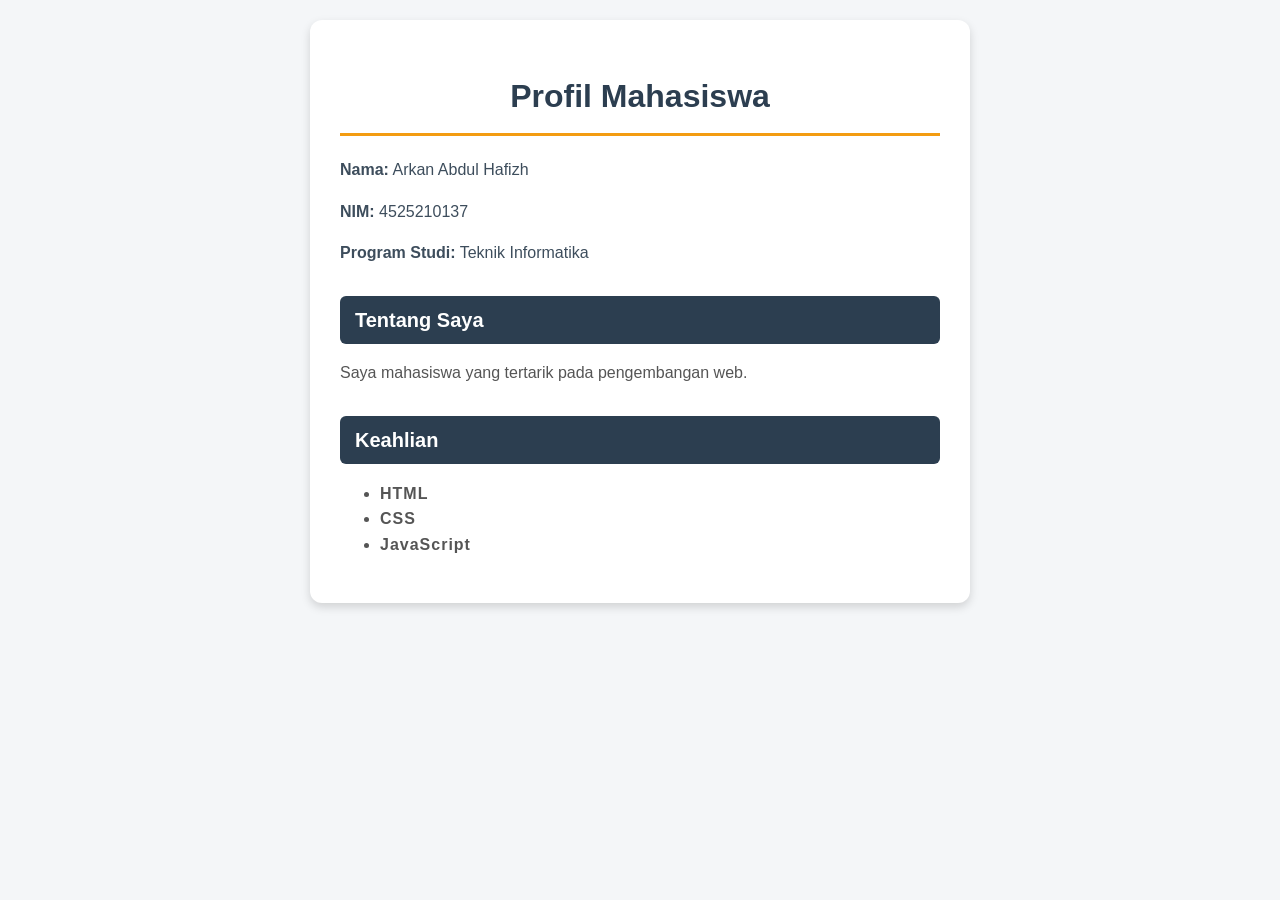
<file: porfil-sesudah.html>
<!DOCTYPE html>
<html lang="id">
<head>
  <meta charset="UTF-8">
  <meta name="viewport" content="width=device-width, initial-scale=1.0">
  <title>Profil Mahasiswa</title>
</head>
<body style="font-family: Arial, sans-serif; background-color: #f4f6f8; margin: 0; padding: 20px; line-height: 1.6;">

  <div style="max-width: 600px; margin: 0 auto; background-color: white; padding: 30px; border-radius: 12px; box-shadow: 0 4px 10px rgba(0, 0, 0, 0.15);">

    <h1 style="color: #2c3e50; text-align: center; font-size: 32px; border-bottom: 3px solid rgb(243, 156, 18); padding-bottom: 10px;">
      Profil Mahasiswa
    </h1>

    <p style="font-size: 16px; color: hsl(210, 20%, 30%);"><strong>Nama:</strong> Arkan Abdul Hafizh</p>
    <p style="font-size: 16px; color: hsl(210, 20%, 30%);"><strong>NIM:</strong> 4525210137</p>
    <p style="font-size: 16px; color: hsl(210, 20%, 30%);"><strong>Program Studi:</strong> Teknik Informatika</p>

    <h2 style="color: white; background-color: #2c3e50; padding: 8px 15px; border-radius: 6px; font-size: 20px; margin-top: 30px;">
      Tentang Saya
    </h2>
    <p style="text-align: justify; color: #555555;">
      Saya mahasiswa yang tertarik pada pengembangan web.
    </p>

    <h2 style="color: white; background-color: #2c3e50; padding: 8px 15px; border-radius: 6px; font-size: 20px; margin-top: 30px;">
      Keahlian
    </h2>
    <ul style="color: #555555; font-weight: bold; letter-spacing: 1px;">
      <li>HTML</li>
      <li>CSS</li>
      <li>JavaScript</li>
    </ul>

  </div>
</body>
</html>
</file>
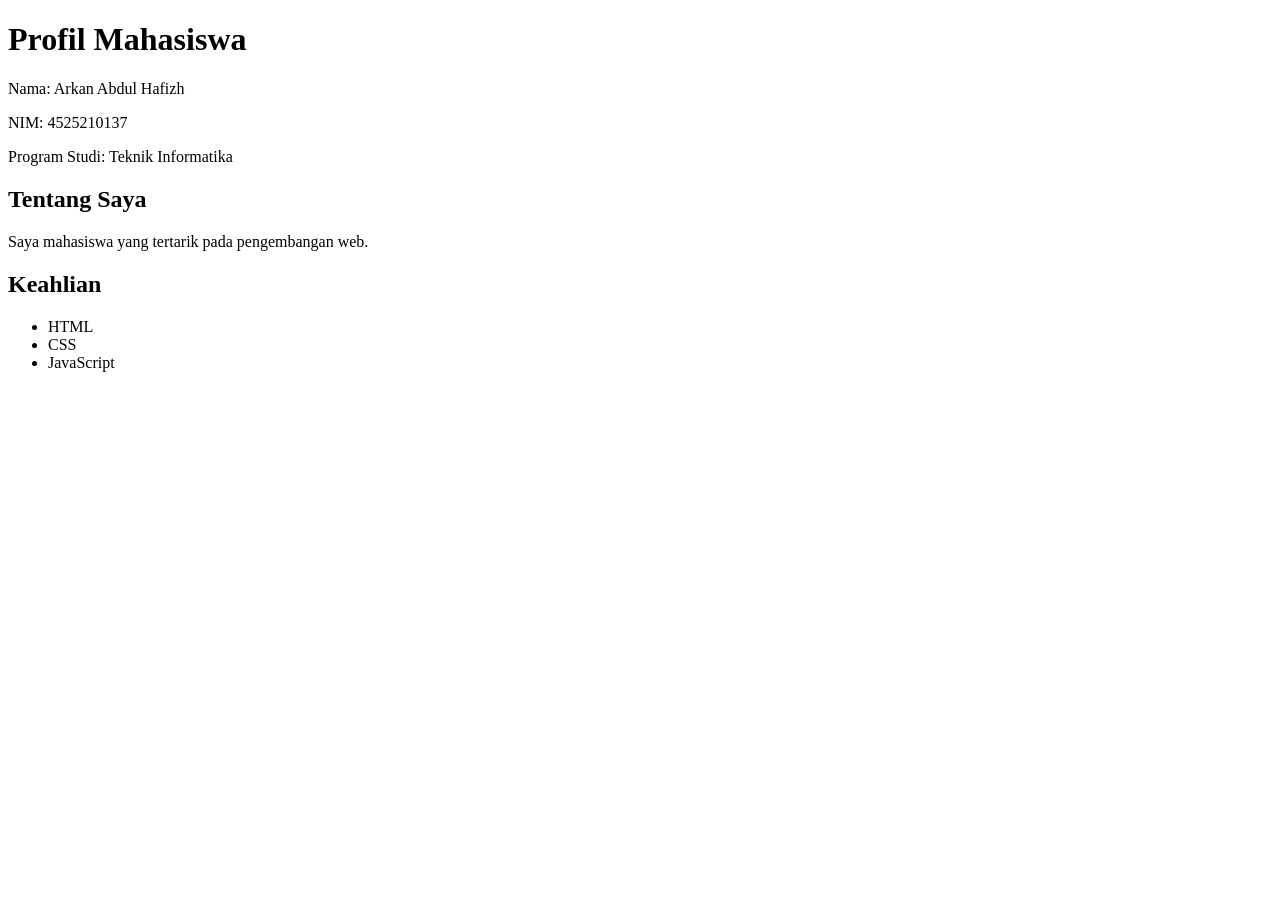
<file: profil-sebelum.html>
<!DOCTYPE html>
<html lang="id">
<head>
  <meta charset="UTF-8">
  <meta name="viewport" content="width=device-width, initial-scale=1.0">
  <title>Profil Mahasiswa</title>
</head>
<body>
  <h1>Profil Mahasiswa</h1>
  <p>Nama: Arkan Abdul Hafizh</p>
  <p>NIM: 4525210137</p>
  <p>Program Studi: Teknik Informatika</p>

  <h2>Tentang Saya</h2>
  <p>Saya mahasiswa yang tertarik pada pengembangan web.</p>

  <h2>Keahlian</h2>
  <ul>
    <li>HTML</li>
    <li>CSS</li>
    <li>JavaScript</li>
  </ul>
</body>
</html>
</file>
<file: style.css>
/* Pengaturan dasar halaman */
:root {
  --bg: #ececf0;
  --card: #ffffff;
  --ink: #1c1c1e;
  --mid: #6e6e73;
  --line: #d1d1d6;
  --soft: #f2f2f7;
  --gap: 14px;
}

* {
  box-sizing: border-box;
  margin: 0;
}

body {
  display: flex;
  flex-direction: column;
  gap: var(--gap);
  min-height: 100vh;
  padding: 16px;
  background: var(--bg);
  color: var(--ink);
  font-family: -apple-system, BlinkMacSystemFont, "Segoe UI", sans-serif;
}

/* Navigasi atas */
nav {
  display: flex;
  flex: none;
  align-items: center;
  gap: 20px;
  padding: 8px 8px 8px 22px;
  border-radius: 999px;
  background: var(--card);
  font-weight: 700;
}

nav .links {
  display: flex;
  gap: 6px;
  margin: 0 auto;
}

nav .links span {
  padding: 7px 14px;
  border-radius: 999px;
  color: var(--mid);
  font-size: 14px;
  font-weight: 500;
}

nav .links .on {
  background: var(--soft);
  color: var(--ink);
  font-weight: 600;
}

/* Tombol dan tautan */
.btn {
  padding: 9px 18px;
  border-radius: 999px;
  background: var(--ink);
  color: #fff;
  font-size: 14px;
  font-weight: 600;
  white-space: nowrap;
}

.btn.line {
  border: 1.5px solid var(--ink);
  background: transparent;
  color: var(--ink);
  text-align: center;
}

/* Susunan kartu utama */
.bento {
  display: grid;
  flex: 1;
  min-height: 0;
  gap: var(--gap);
  grid-template-columns: 1.7fr 1fr 1fr;
  grid-template-rows: repeat(2, minmax(0, 1fr));
  grid-template-areas:
    "hero feat loan"
    "pop feat agenda";
}

.card {
  display: flex;
  flex-direction: column;
  min-width: 0;
  min-height: 0;
  gap: 10px;
  overflow: hidden;
  padding: 22px;
  border-radius: 32px;
  background: var(--card);
}

.hero {
  grid-area: hero;
  justify-content: space-between;
  padding: 28px;
}

.feat {
  grid-area: feat;
}

.pop {
  grid-area: pop;
}

.loan {
  grid-area: loan;
}

.agenda {
  grid-area: agenda;
}

/* Teks */
h1 {
  max-width: 15ch;
  font-size: clamp(28px, 3.8vw, 46px);
  line-height: 1.05;
  letter-spacing: -0.03em;
}

h2 {
  font-size: 16px;
  letter-spacing: -0.01em;
}

.head {
  display: flex;
  align-items: baseline;
  justify-content: space-between;
  gap: 8px;
}

.head a {
  color: var(--mid);
  font-size: 13px;
}

.sub {
  max-width: 46ch;
  color: var(--mid);
  font-size: 14px;
  line-height: 1.45;
}

.t {
  display: -webkit-box;
  overflow: hidden;
  font-size: 13px;
  font-weight: 600;
  line-height: 1.25;
  -webkit-box-orient: vertical;
  --webkit-line-clamp: 2; 
}

.featured-title {
  font-size: 16px;
}

.m {
  color: var(--mid);
  font-size: 12px;
  line-height: 1.3;
}

/* Label ketersediaan buku */
.ok {
  display: inline-block;
  padding: 2px 9px;
  border-radius: 999px;
  background: var(--soft);
  box-shadow: inset 0 0 0 1px var(--line);
  font-size: 11.5px;
  font-weight: 600;
}

.ok.no {
  background: transparent;
  color: var(--mid);
}

/* Pencarian dan kategori */
.search {
  display: flex;
  align-items: center;
  gap: 12px;
  padding: 6px 6px 6px 20px;
  border-radius: 999px;
  background: var(--soft);
  box-shadow: inset 0 0 0 1.5px var(--line);
  color: var(--mid);
  font-size: 14px;
}

.search span {
  flex: 1;
}

.chips {
  display: flex;
  flex-wrap: wrap;
  gap: 8px;
}

.chip {
  padding: 6px 14px;
  border-radius: 999px;
  background: var(--soft);
  box-shadow: inset 0 0 0 1.5px var(--line);
  font-size: 13px;
}

.chip.on {
  background: var(--ink);
  color: #fff;
  box-shadow: none;
}

/* Area gambar sampul */
.ph {
  flex: 1;
  min-height: 0;
  border-radius: 20px;
  background:
    linear-gradient(
      to top right,
      transparent calc(50% - 1px),
      var(--line) 50%,
      transparent calc(50% + 1px)
    ),
    linear-gradient(
      to top left,
      transparent calc(50% - 1px),
      var(--line) 50%,
      transparent calc(50% + 1px)
    ),
    var(--soft);
  box-shadow: inset 0 0 0 1.5px var(--line);
}

.shelf {
  display: grid;
  flex: 1;
  min-height: 0;
  gap: 12px;
  grid-template-columns: repeat(5, minmax(0, 1fr));
}

.shelf > div {
  display: flex;
  flex-direction: column;
  min-height: 0;
  gap: 6px;
}

.shelf .ph {
  border-radius: 14px;
}

/* Daftar pinjaman dan agenda */
.list {
  display: flex;
  flex-direction: column;
  min-height: 0;
  gap: 10px;
}

.item {
  display: flex;
  align-items: center;
  gap: 12px;
}

.item > div:last-child {
  min-width: 0;
}

.dot {
  display: flex;
  flex: none;
  flex-direction: column;
  align-items: center;
  justify-content: center;
  width: 46px;
  height: 46px;
  border-radius: 14px;
  background: var(--soft);
  box-shadow: inset 0 0 0 1.5px var(--line);
  color: var(--mid);
  font-size: 11px;
  line-height: 1.1;
}

.dot b {
  color: var(--ink);
  font-size: 16px;
}

.cov {
  flex: none;
  width: 34px;
  height: 46px;
  border-radius: 8px;
  background: var(--soft);
  box-shadow: inset 0 0 0 1.5px var(--line);
}

.sp {
  margin-top: auto;
}

.hero-copy {
  display: flex;
  flex-direction: column;
  gap: 12px;
}

.availability-row {
  display: flex;
  align-items: center;
  gap: 10px;
}

/* Tampilan layar sedang */
@media (min-width: 761px) and (min-height: 640px) {
  body {
    height: 100vh;
    min-height: 0;
    overflow: hidden;
  }
}

@media (max-width: 1000px) and (min-width: 761px) {
  .shelf {
    grid-template-columns: repeat(4, minmax(0, 1fr));
  }

  .shelf > div:nth-child(5) {
    display: none;
  }

  nav .links {
    display: none;
  }

  nav .btn {
    margin-left: auto;
  }
}

/* Tampilan ponsel */
@media (max-width: 760px) {
  body {
    padding-right: 12px;
    padding-left: 12px;
  }

  nav .links {
    display: none;
  }

  nav .btn {
    margin-left: auto;
  }

  .bento {
    grid-template-columns: 1fr;
    grid-template-rows: none;
    grid-template-areas:
      "hero"
      "feat"
      "pop"
      "loan"
      "agenda";
  }

  .feat {
    height: 380px;
  }

  .pop {
    height: 300px;
  }

  .card {
    padding: 18px;
    border-radius: 26px;
  }

  .hero {
    gap: 20px;
    padding: 22px;
  }

  .shelf {
    grid-template-columns: repeat(3, minmax(0, 1fr));
  }

  .shelf > div:nth-child(n + 4) {
    display: none;
  }
}
</file>
<file: Prak1/css/style.css>
body {
    font-family: Arial, sans-serif;
    margin: 30px;
}
h1 {
    color: darkblue;
}
h2 {
    color: darkgreen;
}
imh {
    border-radius: 10px;
}
.daftar-keahlian {
    line-height: 1.8;
}
a {
    text-decoration: none;
}
a:hover {
    text-decoration: underline;
}
</file>
<file: Prak4/style.css>
/* ==========================================
   RESET & BASE STYLES
   ========================================== */
* {
    margin: 0;
    padding: 0;
    box-sizing: border-box; /* Penerapan Box Model agar padding & border terhitung di dalam dimensi elemen */
}

body {
    font-family: 'Segoe UI', Tahoma, Geneva, Verdana, sans-serif;
    line-height: 1.6;
    color: #333;
    background-color: #fcfbf7;
}

/* ==========================================
   REUSABLE CLASSES (Minimal 2 Class Reusable)
   ========================================== */

/* Reusable Class 1: Container untuk konsistensi lebar dan padding (Box Model) */
.container {
    max-width: 1100px;
    margin: 0 auto;
    padding: 0 20px;
}

/* Reusable Class 2: Card untuk gaya kartu layanan yang seragam */
.card-custom {
    background-color: #ffffff;
    border: 1px solid #e0e0e0;
    border-radius: 8px;
    padding: 24px; /* Penerapan Box Model Padding */
    box-shadow: 0 4px 6px rgba(0, 0, 0, 0.05);
    transition: transform 0.2s ease, box-shadow 0.2s ease;
}

.card-custom:hover {
    transform: translateY(-5px);
    box-shadow: 0 8px 12px rgba(0, 0, 0, 0.1);
}

/* Reusable Class Tambahan: Text Center & Button */
.text-center {
    text-align: center;
}

.btn {
    display: inline-block;
    padding: 12px 24px;
    border-radius: 4px;
    text-decoration: none;
    font-weight: bold;
    cursor: pointer;
}

.btn-primary {
    background-color: #e65100;
    color: #ffffff;
}

.btn-primary:hover {
    background-color: #bf360c;
}

/* ==========================================
   HEADER & NAVIGATION
   ========================================== */
.header {
    display: flex;
    justify-content: space-between;
    align-items: center;
    padding-top: 20px;
    padding-bottom: 20px;
}

.logo {
    font-size: 1.5rem;
    font-weight: bold;
    color: #e65100;
}

.nav a {
    margin-left: 20px;
    text-decoration: none;
    color: #555;
    font-weight: 500;
}

.nav a:hover {
    color: #e65100;
}

/* ==========================================
   HERO SECTION
   ========================================== */
.hero {
    padding: 60px 20px;
    text-align: center;
    background-color: #fff3e0;
    border-radius: 12px;
    margin-top: 20px;
    margin-bottom: 40px;
}

.hero .title {
    font-size: 2.5rem;
    margin-bottom: 15px;
    color: #222;
}

.hero .subtitle {
    font-size: 1.1rem;
    margin-bottom: 25px;
    color: #666;
}

/* ==========================================
   SERVICES SECTION (Desktop Default: 3 Kolom)
   ========================================== */
.services {
    margin-bottom: 60px;
}

.section-title {
    font-size: 2rem;
    margin-bottom: 30px;
    color: #222;
}

.card-grid {
    display: grid;
    grid-template-columns: repeat(3, 1fr); /* Default 3 kolom pada tampilan desktop */
    gap: 20px;
}

.card-title {
    font-size: 1.25rem;
    margin-bottom: 10px;
    color: #e65100;
}

.card-text {
    color: #666;
    font-size: 0.95rem;
}

/* ==========================================
   FOOTER
   ========================================== */
.footer {
    padding: 30px 0;
    background-color: #222;
    color: #fff;
    margin-top: 40px;
}

/* ==========================================
   MEDIA QUERY (Di bawah 768px - Layar Kecil / Mobile)
   ========================================== */
@media screen and (max-width: 768px) {
    /* Header disusun secara vertikal */
    .header {
        flex-direction: column;
        gap: 15px;
    }

    .nav a {
        margin: 0 10px;
    }

    .hero .title {
        font-size: 1.8rem;
    }

    /* 3 Card berubah menjadi 1 kolom sesuai instruksi */
    .card-grid {
        grid-template-columns: 1fr;
    }
}
</file>
<file: Prak5/style.css>
:root {
  --bg: #ececf0;
  --card: #fff;
  --ink: #1c1c1e;
  --mid: #6e6e73;
  --line: #d1d1d6;
  --soft: #f2f2f7;
  --gap: 14px;
}
* {
  box-sizing: border-box;
  margin: 0;
}
body {
  background: var(--bg);
  color: var(--ink);
  font-family:
    -apple-system, BlinkMacSystemFont, "SF Pro Display", Inter,
    "Segoe UI", sans-serif;
  display: flex;
  flex-direction: column;
  gap: var(--gap);
  min-height: 100dvh;
  padding: max(16px, env(safe-area-inset-top)) 16px
    max(16px, env(safe-area-inset-bottom));
}

/* ---------- Navbar ---------- */
nav {
  display: flex;
  align-items: center;
  gap: 20px;
  background: var(--card);
  border-radius: 999px;
  padding: 8px 8px 8px 22px;
  font-weight: 800;
  letter-spacing: -0.02em;
}
nav .links {
  display: flex;
  gap: 6px;
  margin: 0 auto;
}
nav .links span {
  font-weight: 500;
  color: var(--mid);
  font-size: 14px;
  padding: 7px 14px;
  border-radius: 999px;
  white-space: nowrap;
}
nav .links .on {
  background: var(--soft);
  color: var(--ink);
  font-weight: 600;
}
.btn {
  background: var(--ink);
  color: #fff;
  border-radius: 999px;
  padding: 9px 18px;
  font-size: 14px;
  font-weight: 600;
  white-space: nowrap;
}
.btn.line {
  background: none;
  color: var(--ink);
  box-shadow: inset 0 0 0 1.5px var(--ink);
  text-align: center;
}
.icon {
  width: 36px;
  height: 36px;
  border-radius: 50%;
  background: var(--soft);
  box-shadow: inset 0 0 0 1.5px var(--line);
  flex: none;
}

/* Kategori scroll (hanya mobile) */
.cats {
  display: none;
  gap: 8px;
  overflow-x: auto;
  scrollbar-width: none;
  margin: 0 -12px;
  padding: 0 12px;
}
.cats::-webkit-scrollbar {
  display: none;
}

/* ---------- Ticker ---------- */
.ticker {
  display: flex;
  align-items: center;
  gap: 12px;
  background: var(--card);
  border-radius: 999px;
  padding: 8px 8px 8px 8px;
  font-size: 13px;
  min-width: 0;
}
.ticker .btn {
  padding: 5px 14px;
  font-size: 12px;
}
.ticker span {
  flex: 1;
  min-width: 0;
  white-space: nowrap;
  overflow: hidden;
  text-overflow: ellipsis;
  color: var(--mid);
}

/* ---------- Bento grid ---------- */
.bento {
  display: grid;
  gap: var(--gap);
  grid-template-columns: 1.7fr 1fr 1fr;
  grid-template-areas:
    "hero hero feat"
    "hero hero feat"
    "pop latest latest"
    "pop news news";
}
.card {
  background: var(--card);
  border-radius: 32px;
  padding: 22px;
  display: flex;
  flex-direction: column;
  gap: 12px;
  overflow: hidden;
  min-width: 0;
}
.hero {
  grid-area: hero;
  padding: 22px;
}
.feat {
  grid-area: feat;
}
.pop {
  grid-area: pop;
}
.latest {
  grid-area: latest;
}
.news {
  grid-area: news;
  justify-content: space-between;
}

h1 {
  font-size: clamp(24px, 3.2vw, 38px);
  line-height: 1.1;
  letter-spacing: -0.03em;
}
h2 {
  font-size: 16px;
  letter-spacing: -0.01em;
}
.head {
  display: flex;
  justify-content: space-between;
  align-items: baseline;
  gap: 8px;
}
.head a {
  font-size: 13px;
  color: var(--mid);
}
.sub {
  font-size: 14px;
  color: var(--mid);
  line-height: 1.5;
  max-width: 60ch;
}
.t {
  font-size: 14px;
  font-weight: 600;
  line-height: 1.3;
  display: -webkit-box;
  -webkit-line-clamp: 3;
  line-clamp: 3;
  -webkit-box-orient: vertical;
  overflow: hidden;
}
.m {
  font-size: 12px;
  color: var(--mid);
  line-height: 1.3;
}
.tag {
  display: inline-block;
  align-self: flex-start;
  font-size: 11.5px;
  font-weight: 600;
  border-radius: 999px;
  padding: 2px 10px;
  background: var(--soft);
  box-shadow: inset 0 0 0 1px var(--line);
}

.chips {
  display: flex;
  flex-wrap: wrap;
  gap: 8px;
}
.chip {
  padding: 6px 14px;
  border-radius: 999px;
  background: var(--soft);
  font-size: 13px;
  white-space: nowrap;
  flex: none;
  box-shadow: inset 0 0 0 1.5px var(--line);
}
.chip.on {
  background: var(--ink);
  color: #fff;
  box-shadow: none;
}

/* Placeholder gambar (kotak silang) */
.ph {
  border-radius: 20px;
  background:
    linear-gradient(
      to top right,
      transparent calc(50% - 1px),
      var(--line) 50%,
      transparent calc(50% + 1px)
    ),
    linear-gradient(
      to top left,
      transparent calc(50% - 1px),
      var(--line) 50%,
      transparent calc(50% + 1px)
    ),
    var(--soft);
  box-shadow: inset 0 0 0 1.5px var(--line);
  width: 100%;
}
.ph.wide {
  aspect-ratio: 16 / 9;
  flex: 1;
  min-height: 220px;
}

.list {
  display: flex;
  flex-direction: column;
  gap: 14px;
}
.item {
  display: flex;
  gap: 12px;
  align-items: flex-start;
}
.item > div:last-child {
  min-width: 0;
  display: flex;
  flex-direction: column;
  gap: 4px;
}
.thumb {
  width: 84px;
  aspect-ratio: 4 / 3;
  border-radius: 14px;
  flex: none;
}
.rank {
  width: 34px;
  height: 34px;
  border-radius: 12px;
  background: var(--soft);
  box-shadow: inset 0 0 0 1.5px var(--line);
  flex: none;
  display: flex;
  align-items: center;
  justify-content: center;
  font-weight: 800;
  font-size: 14px;
}
.divider {
  height: 1px;
  background: var(--soft);
}

.grid4 {
  display: grid;
  grid-template-columns: repeat(4, minmax(0, 1fr));
  gap: 14px;
}
.grid4 > div {
  display: flex;
  flex-direction: column;
  gap: 6px;
  min-width: 0;
}
.grid4 .ph {
  aspect-ratio: 4 / 3;
  border-radius: 16px;
}

.field {
  display: flex;
  align-items: center;
  gap: 12px;
  background: var(--soft);
  border-radius: 999px;
  padding: 6px 6px 6px 20px;
  box-shadow: inset 0 0 0 1.5px var(--line);
  color: var(--mid);
  font-size: 14px;
}
.field span {
  flex: 1;
  min-width: 0;
  white-space: nowrap;
  overflow: hidden;
  text-overflow: ellipsis;
}

footer {
  display: flex;
  justify-content: space-between;
  flex-wrap: wrap;
  gap: 8px;
  padding: 6px 12px;
  font-size: 12px;
  color: var(--mid);
}

/* ---------- Tablet ---------- */
@media (max-width: 1000px) {
  nav .links {
    display: none;
  }
  nav .btn {
    margin-left: auto;
  }
  .cats {
    display: flex;
  }
  .bento {
    grid-template-columns: 1fr 1fr;
    grid-template-areas:
      "hero hero"
      "feat pop"
      "latest latest"
      "news news";
  }
  .ph.wide {
    min-height: 260px;
  }
}

/* ---------- Mobile ---------- */
@media (max-width: 640px) {
  body {
    padding-left: 12px;
    padding-right: 12px;
  }
  .bento {
    grid-template-columns: 1fr;
    grid-template-areas: "hero" "feat" "pop" "latest" "news";
  }
  .card {
    padding: 18px;
    border-radius: 26px;
  }
  .ph.wide {
    min-height: 0;
    flex: none;
  }
  .grid4 {
    grid-template-columns: repeat(2, minmax(0, 1fr));
  }
  .thumb {
    width: 76px;
  }
}
</file>
<file: Prak6/Tugas/style.css>
/* ===== DESIGN TOKENS ===== */
:root {
  /* Warna */
  --primary: #c2410c;
  --primary-dark: #9a3412;
  --primary-light: #ffedd5;
  --accent: #f59e0b;

  --bg: #fffbf5;
  --white: #ffffff;
  --text: #1f1a17;
  --muted: #6b625b;
  --border: #e7ded5;

  --success: #15803d;
  --success-bg: #dcfce7;
  --warning: #b45309;
  --warning-bg: #fef3c7;
  --danger: #b91c1c;
  --danger-bg: #fee2e2;

  /* Font (maksimal 2) */
  --font-heading: Georgia, "Times New Roman", serif;
  --font-body: system-ui, -apple-system, "Segoe UI", Arial, sans-serif;

  /* Spacing */
  --s1: 4px;
  --s2: 8px;
  --s3: 16px;
  --s4: 24px;
  --s5: 32px;
  --s6: 48px;
  --s7: 64px;

  /* Radius & shadow */
  --radius: 8px;
  --radius-lg: 12px;
  --shadow-sm: 0 1px 3px rgba(31, 26, 23, 0.08);
  --shadow-md: 0 4px 12px rgba(31, 26, 23, 0.1);
}

/* ===== BASE ===== */
* {
  box-sizing: border-box;
  margin: 0;
  padding: 0;
}

body {
  font-family: var(--font-body);
  font-size: 16px;
  line-height: 1.6;
  color: var(--text);
  background: var(--bg);
}

a { color: inherit; text-decoration: none; }
ul { list-style: none; }

.container {
  max-width: 1120px;
  margin: 0 auto;
  padding: 0 var(--s4);
}

/* ===== TIPOGRAFI ===== */
h1, h2, h3 {
  font-family: var(--font-heading);
  font-weight: 700;
}

h1 { font-size: 48px; line-height: 1.15; }
h2 { font-size: 32px; line-height: 1.25; }
h3 { font-size: 20px; line-height: 1.3; }

.label {
  font-size: 14px;
  font-weight: 600;
  letter-spacing: 0.04em;
  text-transform: uppercase;
  color: var(--primary);
}

/* ===== TOMBOL ===== */
.btn {
  display: inline-block;
  padding: var(--s2) var(--s4);
  font-family: var(--font-body);
  font-size: 16px;
  font-weight: 600;
  border: 2px solid var(--primary);
  border-radius: var(--radius);
  cursor: pointer;
  transition: 0.2s;
}

.btn-primary { background: var(--primary); color: var(--white); }
.btn-primary:hover { background: var(--primary-dark); border-color: var(--primary-dark); box-shadow: var(--shadow-md); }

.btn-secondary { background: transparent; color: var(--primary); }
.btn-secondary:hover { background: var(--primary-light); }

/* ===== NAVBAR ===== */
.navbar {
  background: var(--white);
  border-bottom: 1px solid var(--border);
  position: sticky;
  top: 0;
}

.navbar__inner {
  display: flex;
  justify-content: space-between;
  align-items: center;
  padding-top: var(--s3);
  padding-bottom: var(--s3);
}

.navbar__logo {
  font-family: var(--font-heading);
  font-size: 20px;
  font-weight: 700;
  color: var(--primary);
}

.navbar__menu { display: flex; gap: var(--s4); }

.navbar__menu a {
  font-size: 14px;
  font-weight: 600;
  color: var(--muted);
}

.navbar__menu a:hover { color: var(--primary); }

/* ===== HERO ===== */
.hero {
  padding: var(--s7) 0;
  background: var(--primary-light);
}

.hero__inner {
  display: grid;
  grid-template-columns: 1.4fr 1fr;
  gap: var(--s6);
  align-items: center;
}

.hero__text h1 { margin: var(--s2) 0 var(--s3); }

.hero__desc {
  max-width: 520px;
  color: var(--muted);
  margin-bottom: var(--s5);
}

.hero__actions { display: flex; gap: var(--s3); flex-wrap: wrap; }

.hero__panel {
  background: var(--white);
  border: 1px solid var(--border);
  border-radius: var(--radius-lg);
  box-shadow: var(--shadow-md);
  padding: var(--s5);
  text-align: center;
}

.hero__emoji { display: block; font-size: 64px; margin-bottom: var(--s3); }
.hero__panel-title { font-family: var(--font-heading); font-size: 20px; font-weight: 700; }
.hero__panel-text { font-size: 14px; color: var(--muted); }

/* ===== SECTION ===== */
.section { padding: var(--s7) 0; }

.section--alt {
  background: var(--white);
  border-top: 1px solid var(--border);
}

.section__subtitle {
  color: var(--muted);
  margin: var(--s2) 0 var(--s5);
}

/* ===== CARD ===== */
.card-grid {
  display: grid;
  grid-template-columns: repeat(3, 1fr);
  gap: var(--s4);
}

.card {
  background: var(--white);
  border: 1px solid var(--border);
  border-radius: var(--radius-lg);
  box-shadow: var(--shadow-sm);
  padding: var(--s4);
  transition: 0.2s;
}

.card-grid .card:hover { box-shadow: var(--shadow-md); transform: translateY(-2px); }

.card__icon { font-size: 40px; margin-bottom: var(--s3); }
.card h3 { margin-bottom: var(--s2); }
.card p { color: var(--muted); }

.card__footer {
  display: flex;
  justify-content: space-between;
  align-items: center;
  margin-top: var(--s4);
  padding-top: var(--s3);
  border-top: 1px solid var(--border);
}

.card__price { font-weight: 700; color: var(--primary); }

/* Badge status */
.badge {
  padding: var(--s1) var(--s2);
  font-size: 13px;
  font-weight: 600;
  border-radius: 999px;
}

.badge-success { background: var(--success-bg); color: var(--success); }
.badge-warning { background: var(--warning-bg); color: var(--warning); }
.badge-danger  { background: var(--danger-bg);  color: var(--danger); }

/* ===== FORM ===== */
.form { max-width: 560px; padding: var(--s5); }
.form__group { margin-bottom: var(--s4); }

.form label {
  display: block;
  margin-bottom: var(--s2);
  font-size: 14px;
  font-weight: 600;
}

.form input,
.form textarea {
  width: 100%;
  padding: var(--s2) var(--s3);
  font-family: var(--font-body);
  font-size: 16px;
  color: var(--text);
  border: 1px solid var(--border);
  border-radius: var(--radius);
}

.form textarea { min-height: 120px; resize: vertical; }

.form input:focus,
.form textarea:focus {
  outline: none;
  border-color: var(--primary);
  box-shadow: 0 0 0 3px var(--primary-light);
}

.form__hint {
  display: block;
  margin-top: var(--s1);
  font-size: 13px;
  color: var(--muted);
}

/* ===== FOOTER ===== */
.footer {
  background: var(--text);
  color: var(--border);
  padding: var(--s6) 0 var(--s5);
  font-size: 14px;
}

.footer__inner {
  display: flex;
  justify-content: space-between;
  align-items: flex-end;
  gap: var(--s4);
}

.footer__title {
  font-family: var(--font-heading);
  font-size: 20px;
  font-weight: 700;
  color: var(--white);
  margin-bottom: var(--s2);
}

.footer__copy { font-size: 13px; color: #a79d94; }

/* ===== RESPONSIVE (HP) ===== */
@media (max-width: 768px) {
  h1 { font-size: 36px; }
  h2 { font-size: 26px; }

  .container { padding: 0 var(--s3); }

  .navbar__inner { flex-direction: column; gap: var(--s2); }
  .navbar__menu { gap: var(--s3); }

  .hero { padding: var(--s6) 0; }
  .hero__inner { grid-template-columns: 1fr; gap: var(--s5); }
  .hero__actions .btn { flex: 1; text-align: center; }

  .section { padding: var(--s6) 0; }
  .card-grid { grid-template-columns: 1fr; }

  .form { padding: var(--s4); }
  .form .btn { width: 100%; }

  .footer__inner { flex-direction: column; align-items: flex-start; }
}
</file>
<file: Prak7/registrasi-event/style.css>
* { box-sizing: border-box; }
body {
  font-family: system-ui, Arial, sans-serif;
  background: #eef2ff;
  margin: 0;
  padding: 20px;
  color: #1f2937;
}
.card {
  max-width: 560px;
  margin: 0 auto;
  background: #fff;
  padding: 24px;
  border-radius: 14px;
  box-shadow: 0 6px 24px rgba(0,0,0,.08);
}
h1 { margin: 0 0 4px; font-size: 1.5rem; }
.sub { margin-top: 0; color: #6b7280; }
.req { color: #dc2626; }

.field { margin-bottom: 16px; border: 0; padding: 0; }
label, legend { display: block; font-weight: 600; margin-bottom: 6px; }
label.inline { display: inline-block; font-weight: 400; margin-right: 14px; }
small { color: #6b7280; display: block; margin-top: 4px; }

input[type="text"], input[type="email"], input[type="tel"],
input[type="date"], input[type="number"], select, textarea, input[type="file"] {
  width: 100%;
  padding: 10px;
  border: 1.5px solid #d1d5db;
  border-radius: 8px;
  font-size: 1rem;
}
input:focus, select:focus, textarea:focus {
  outline: none;
  border-color: #4f46e5;
  box-shadow: 0 0 0 3px rgba(79,70,229,.15);
}

/* Umpan balik validasi */
input:user-invalid, select:user-invalid, textarea:user-invalid,
input.invalid, select.invalid, textarea.invalid {
  border-color: #dc2626;
  background: #fef2f2;
}
input:user-valid, select:user-valid, textarea:user-valid { border-color: #16a34a; }

/* Pesan error di bawah field */
.error-msg {
  color: #dc2626;
  font-size: .85rem;
  margin-top: 4px;
  display: block;
}

.actions { display: flex; gap: 10px; flex-wrap: wrap; margin-top: 20px; }
.btn {
  padding: 10px 18px;
  border: 0;
  border-radius: 8px;
  cursor: pointer;
  font-size: 1rem;
  background: #e5e7eb;
}
.btn.primary { background: #4f46e5; color: #fff; }
.btn.danger  { background: #fee2e2; color: #b91c1c; }

.hasil {
  margin-top: 20px;
  padding: 14px;
  background: #ecfdf5;
  border-left: 5px solid #16a34a;
  border-radius: 8px;
}

/* Mobile */
@media (max-width: 480px) {
  body { padding: 10px; }
  .card { padding: 16px; }
  .actions .btn { width: 100%; }
}
</file>
